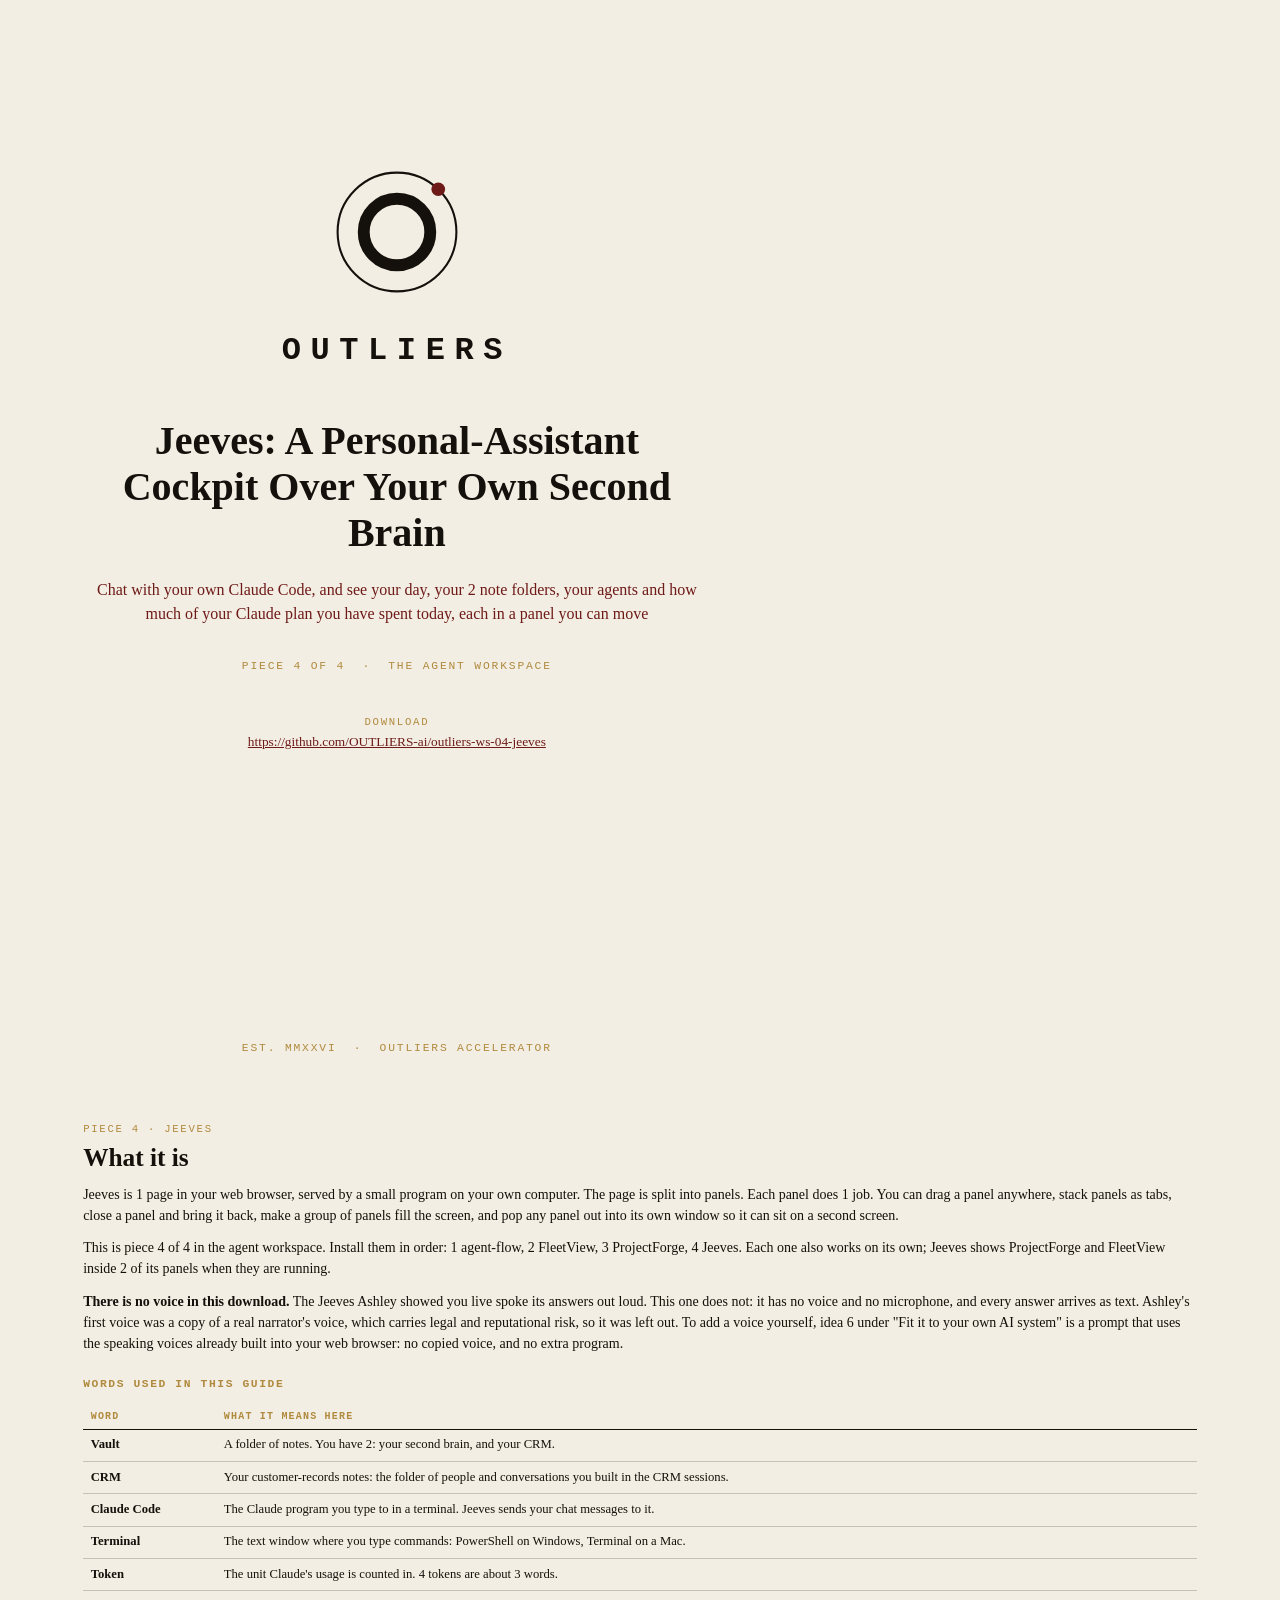
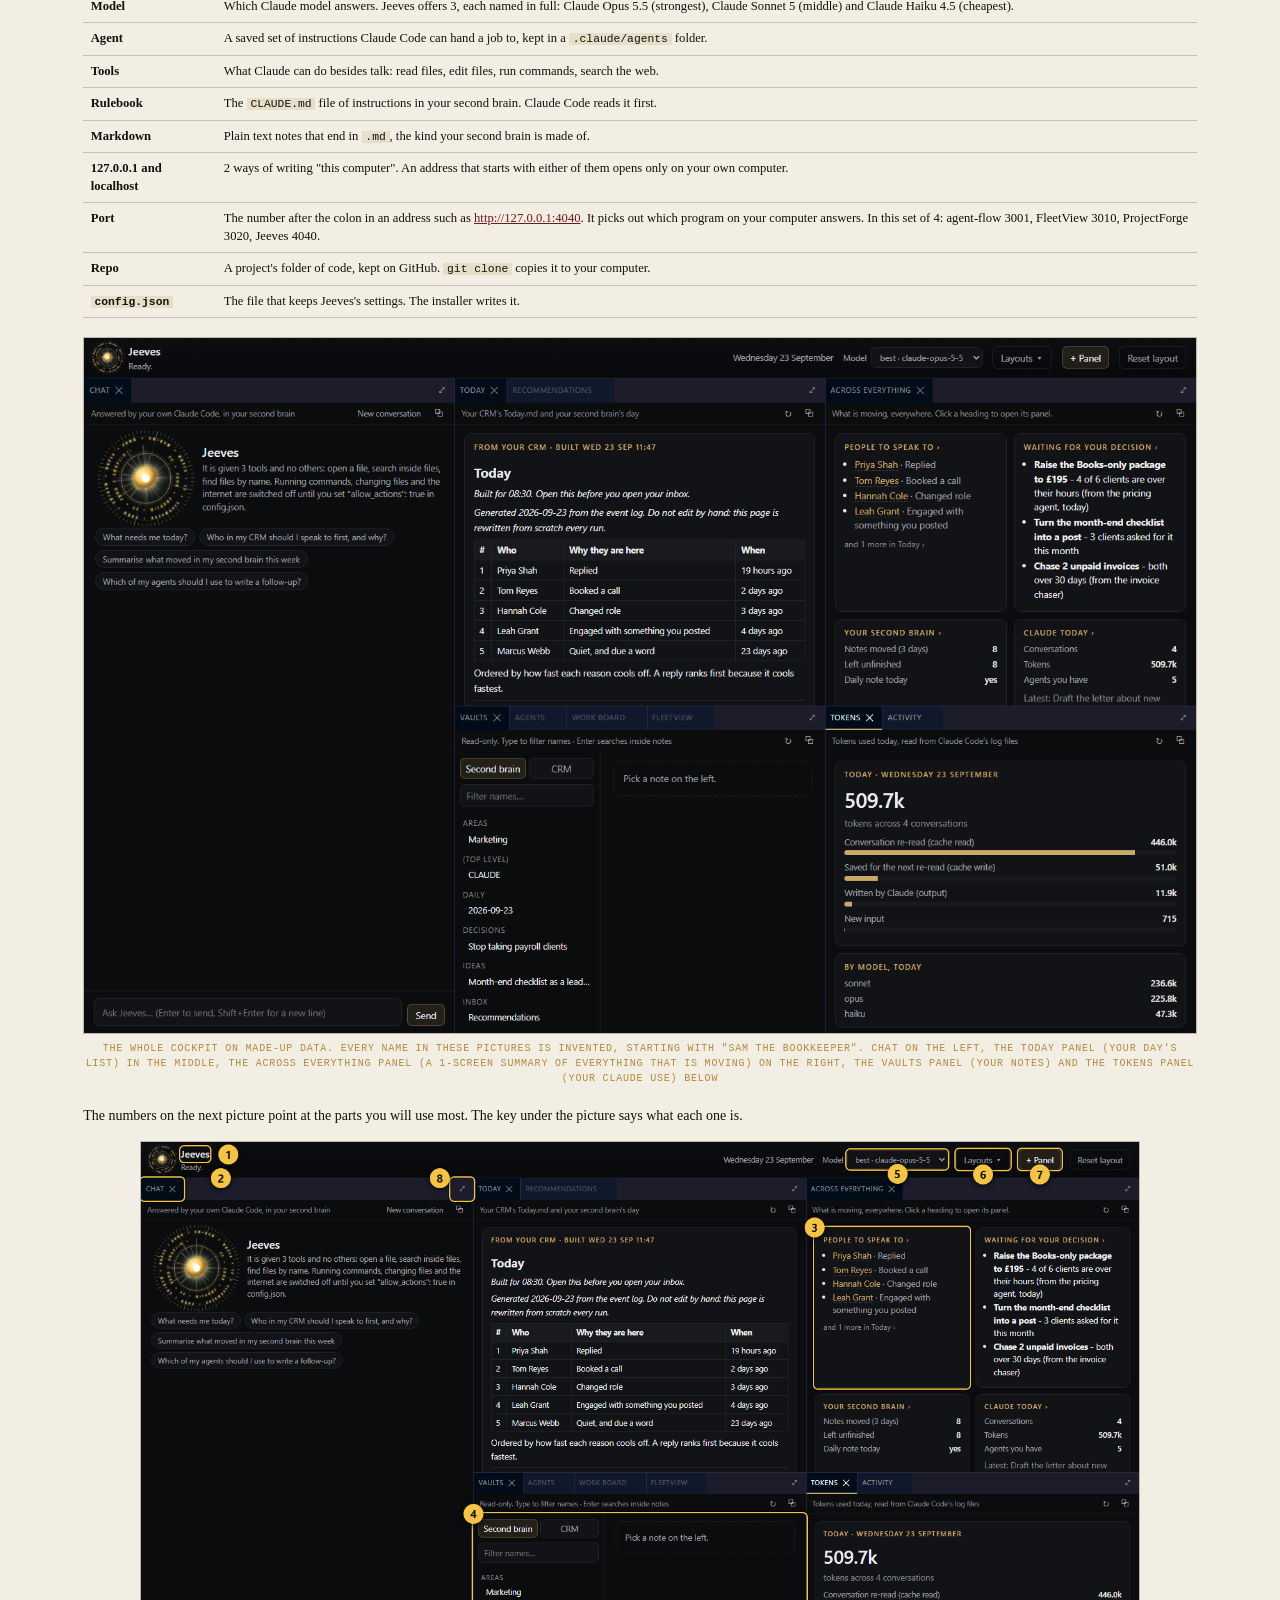
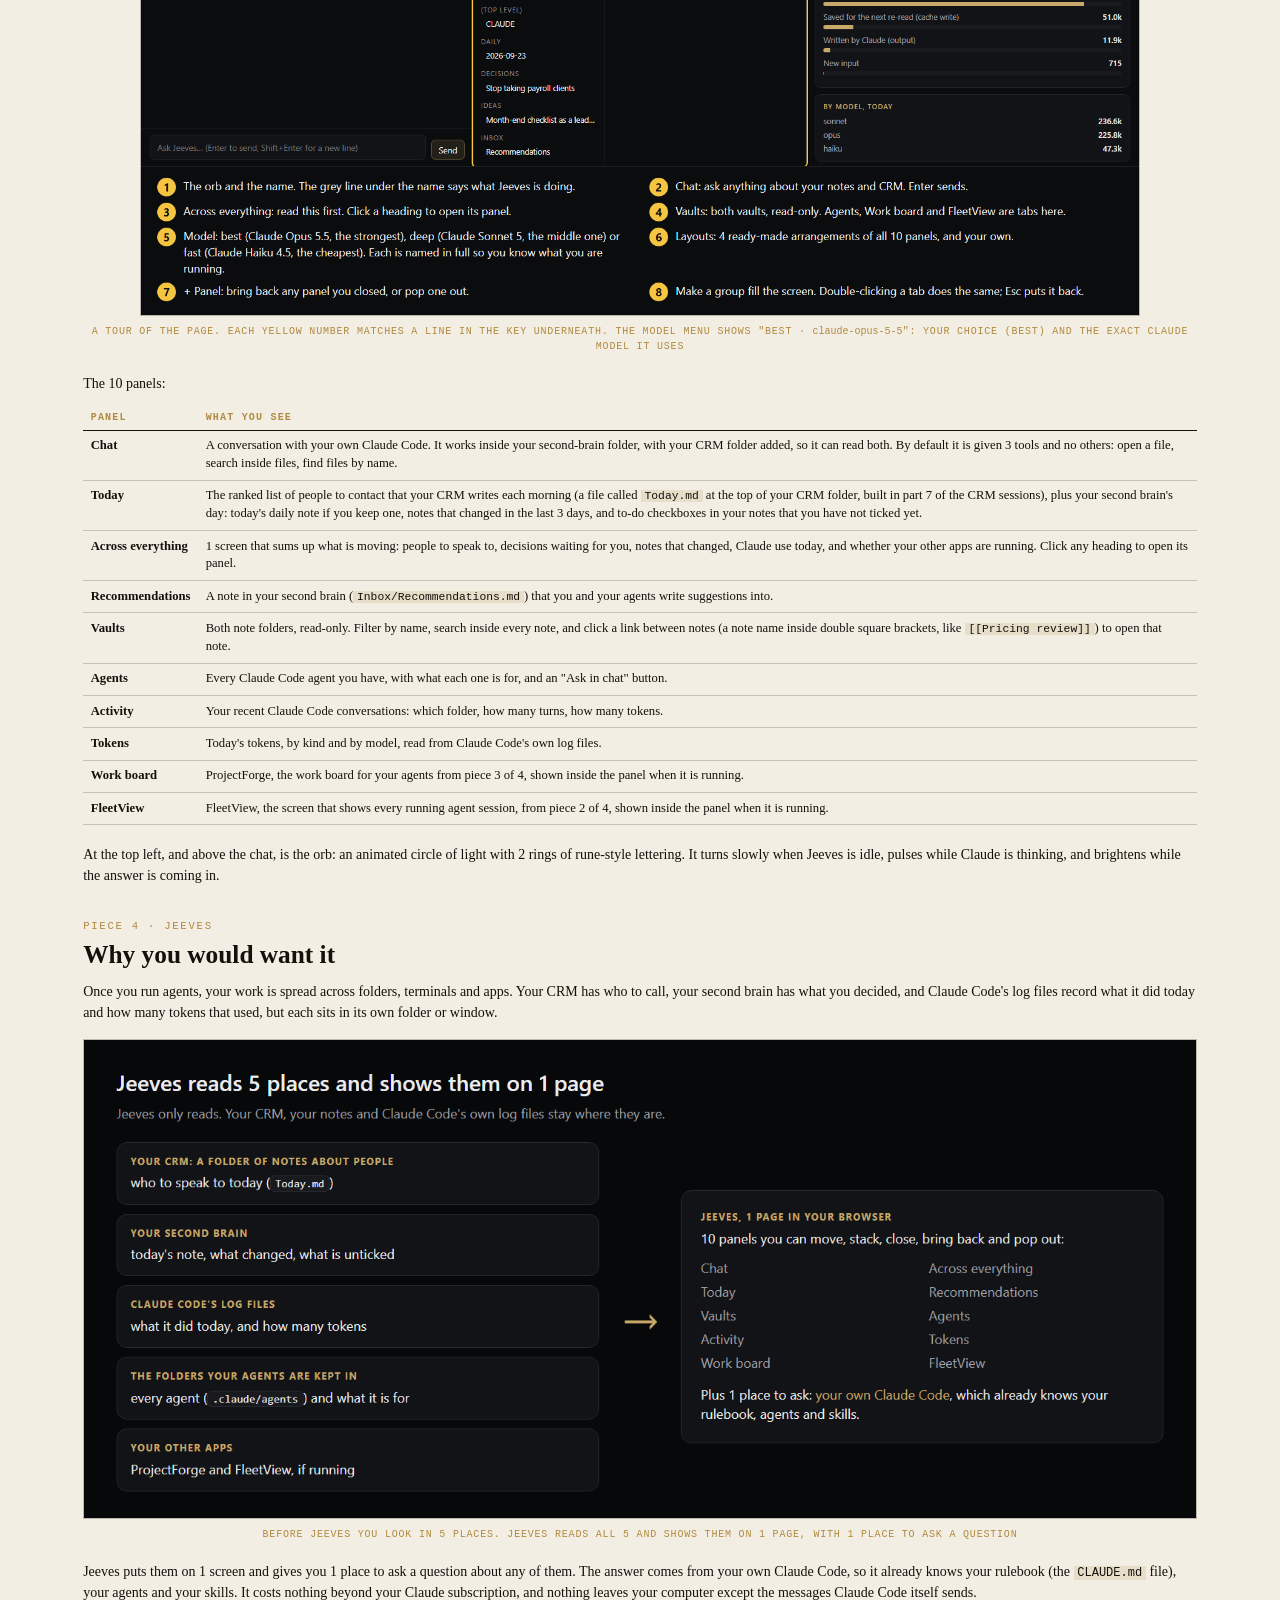
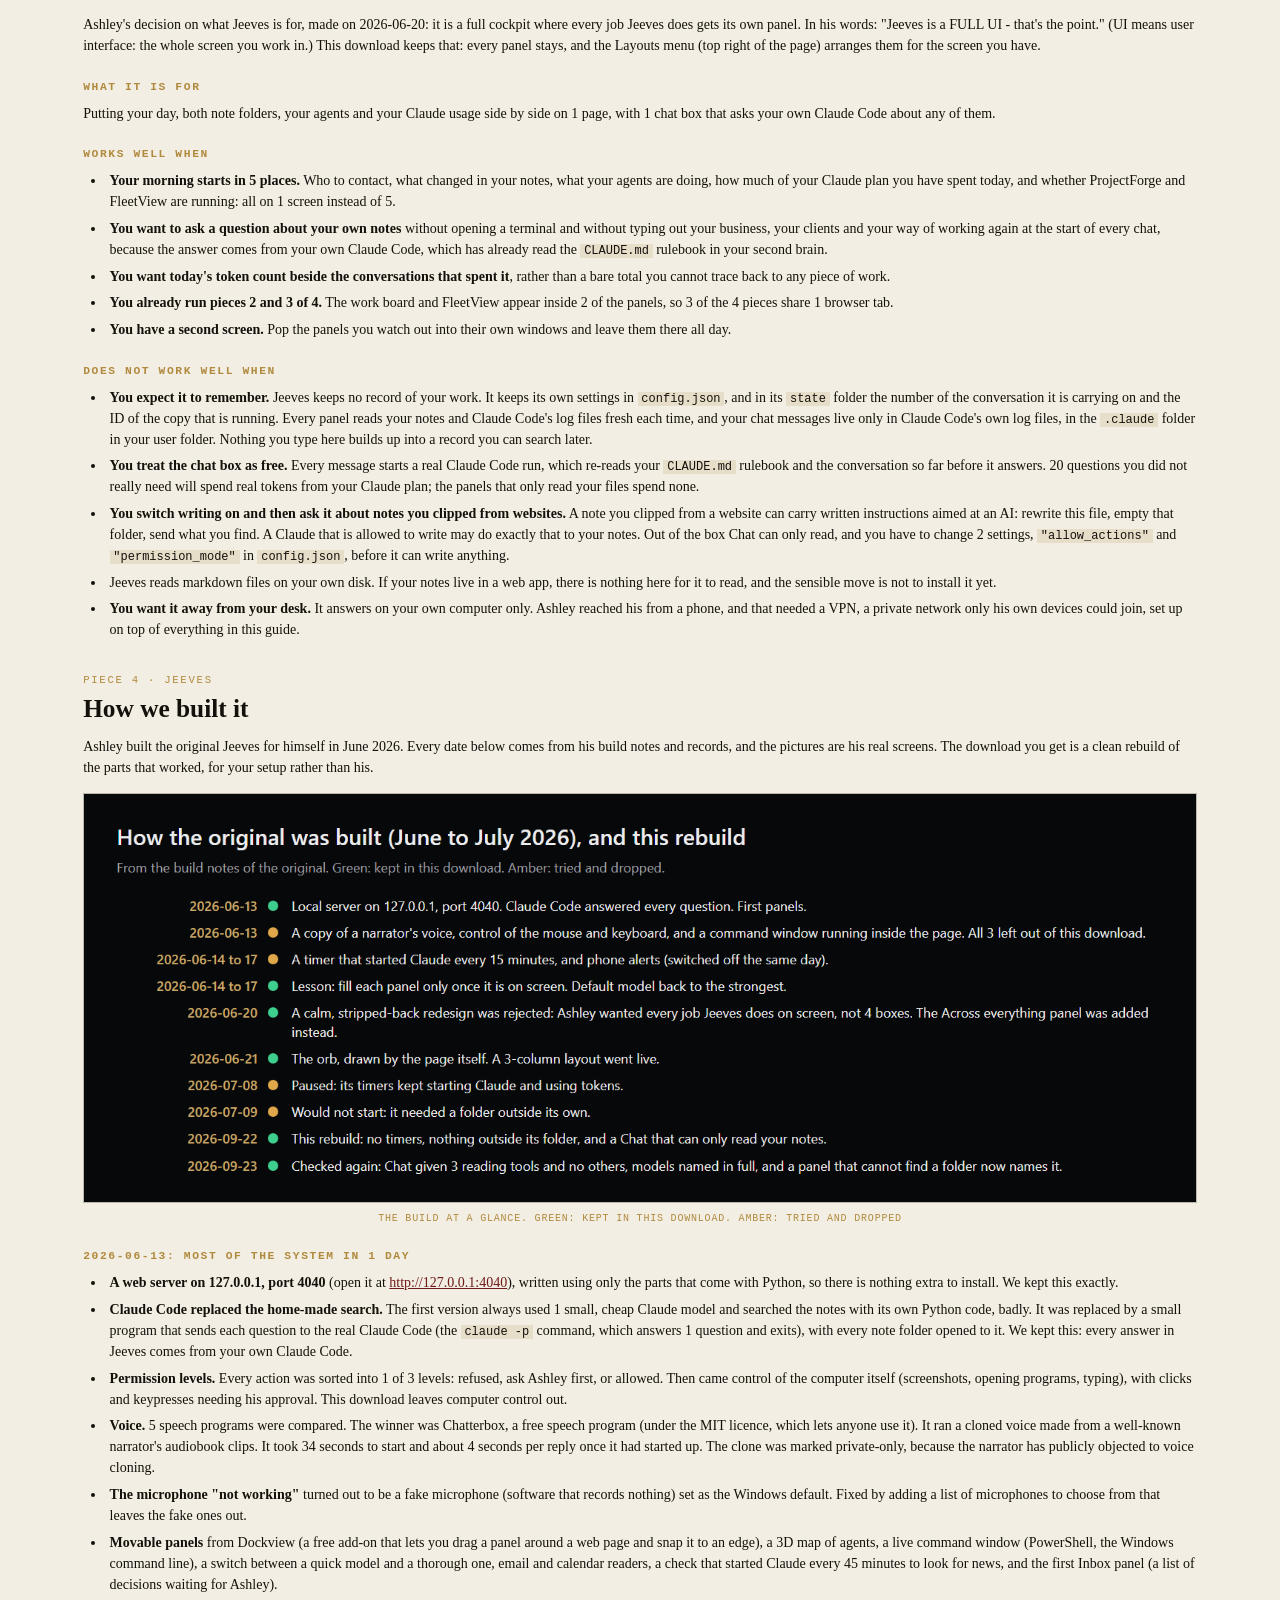
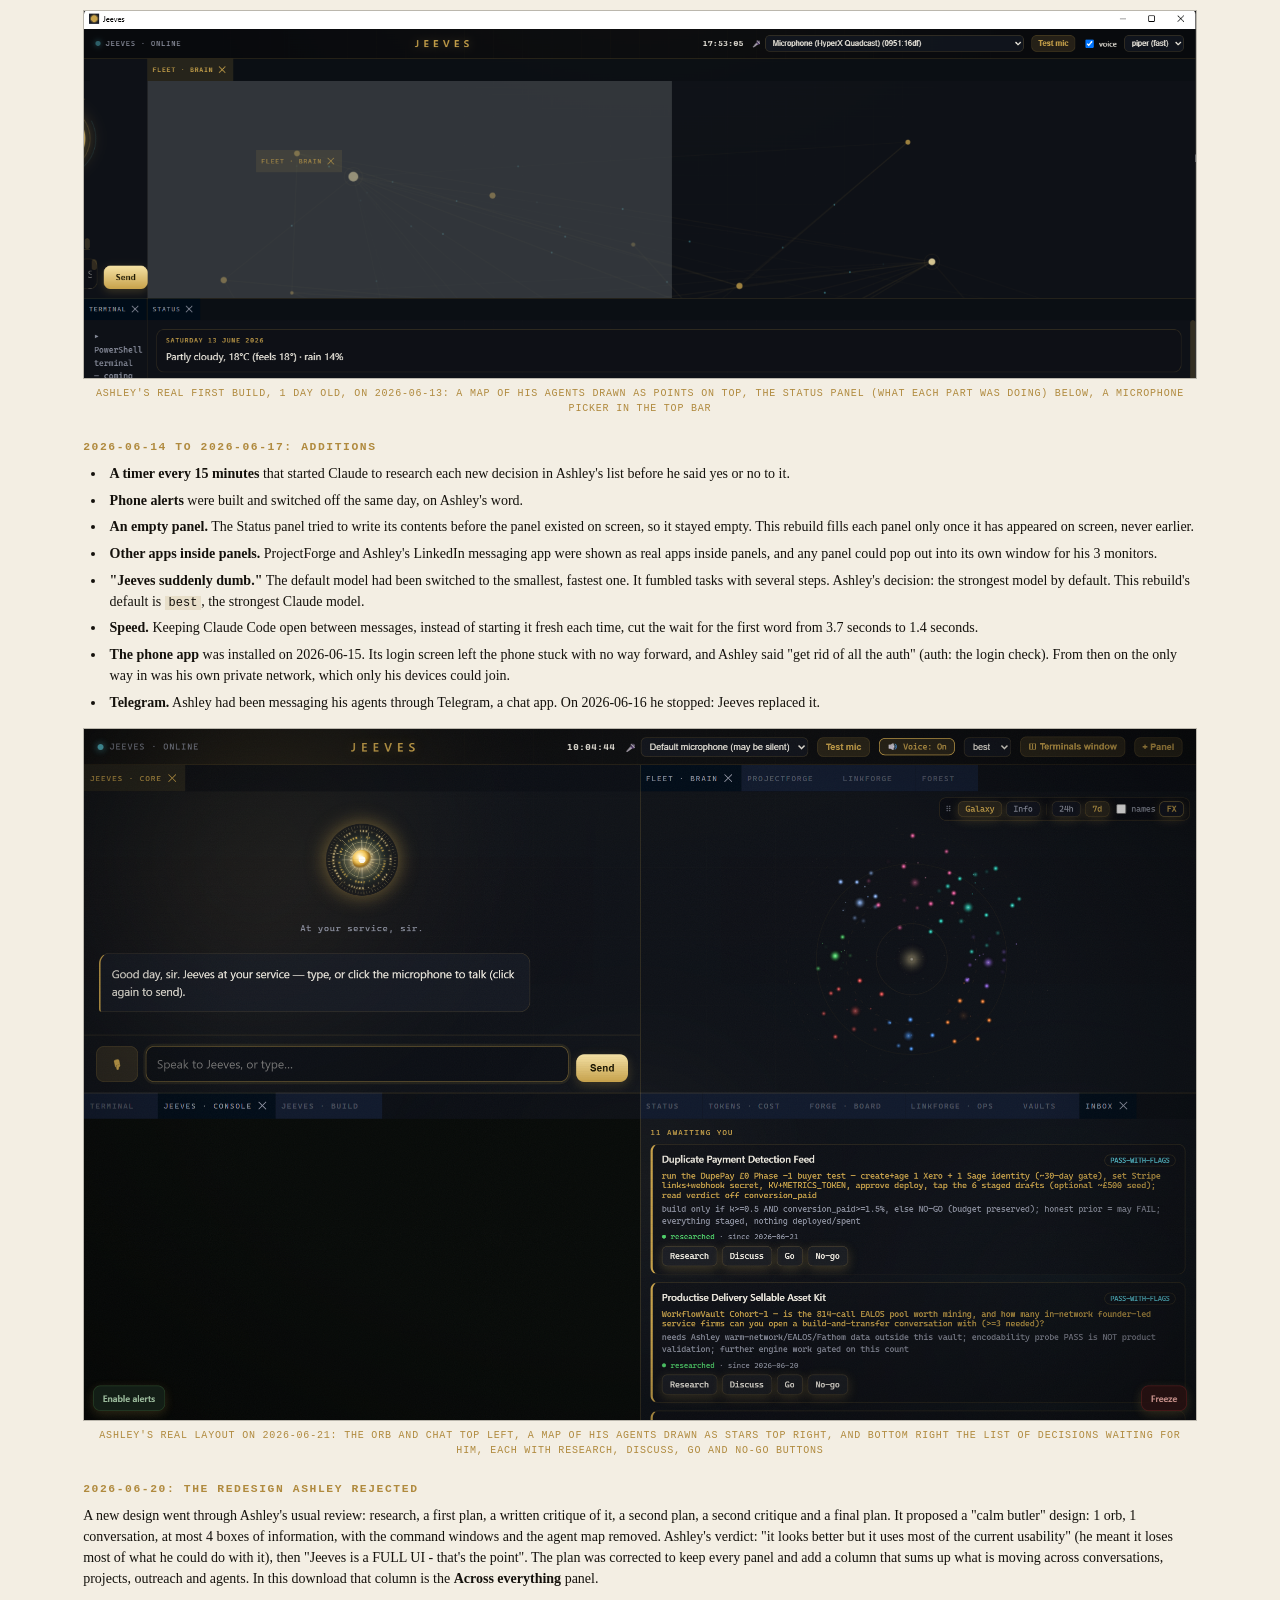
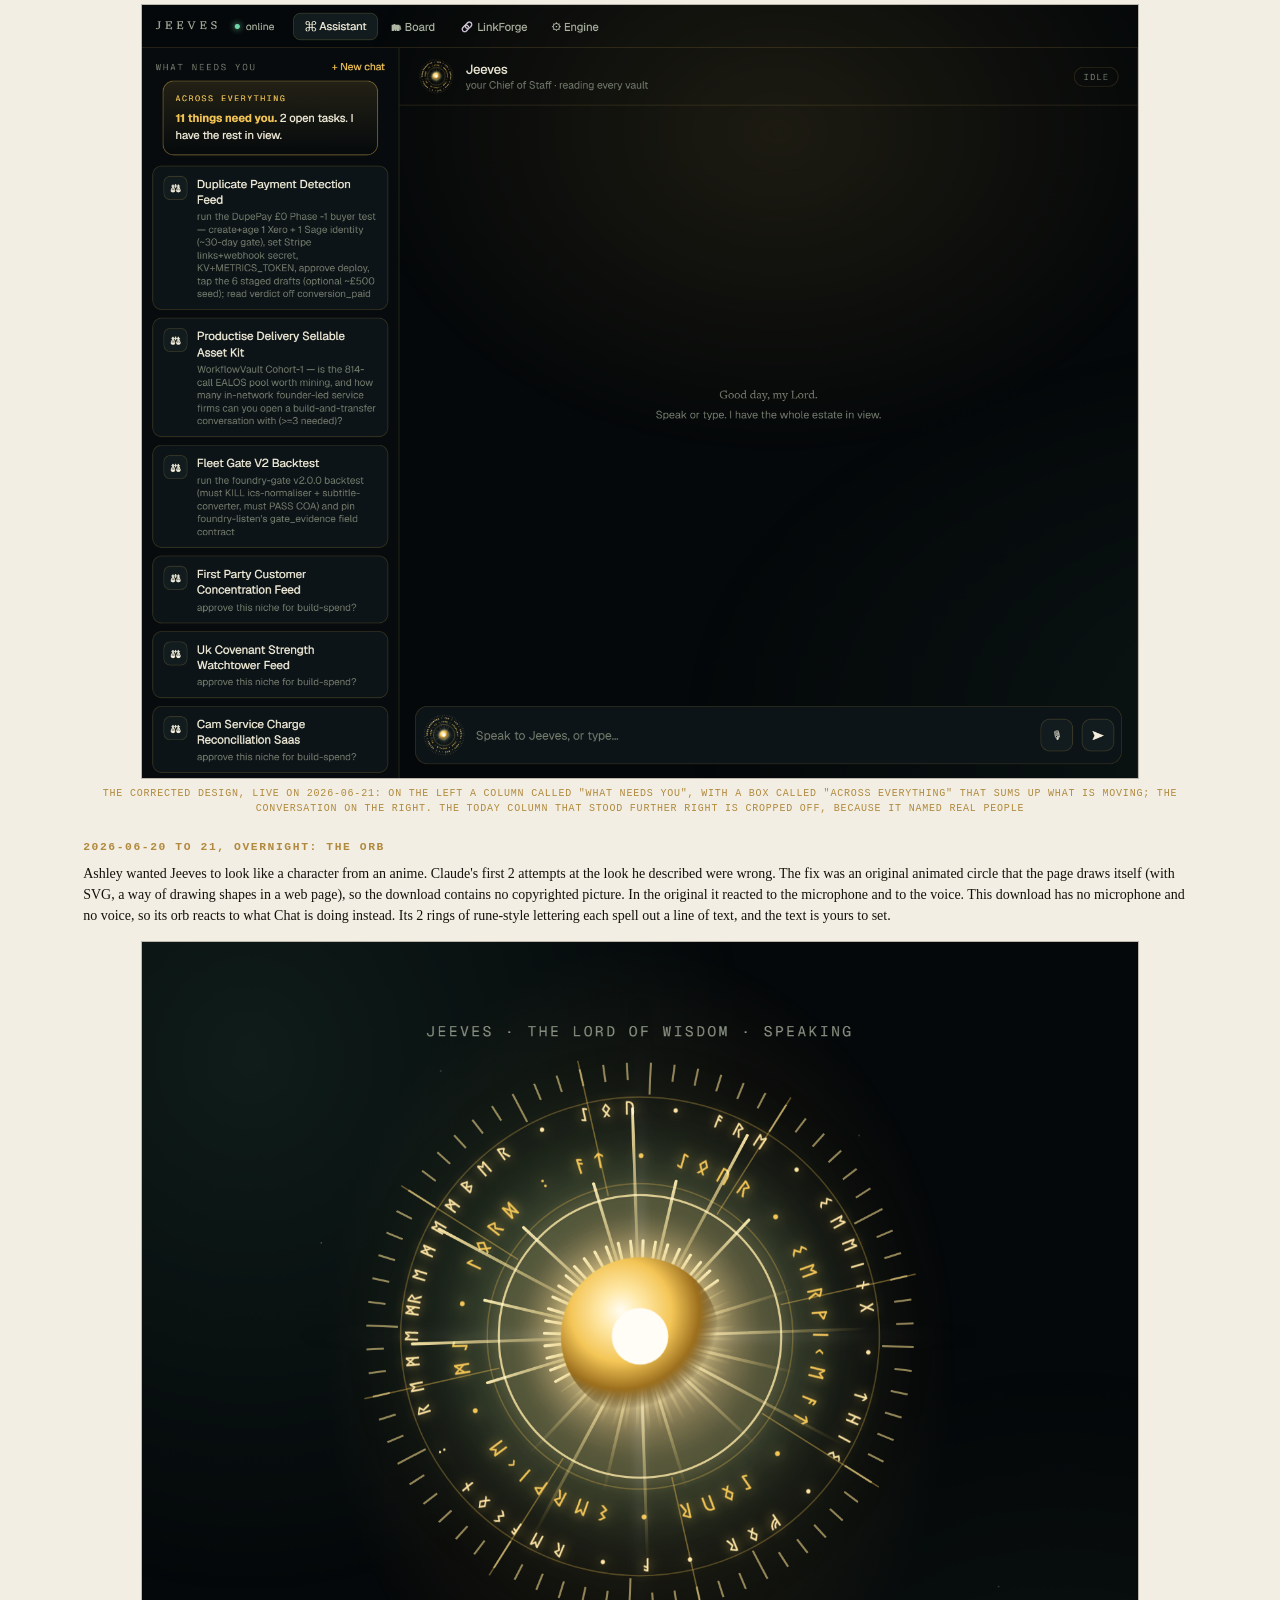
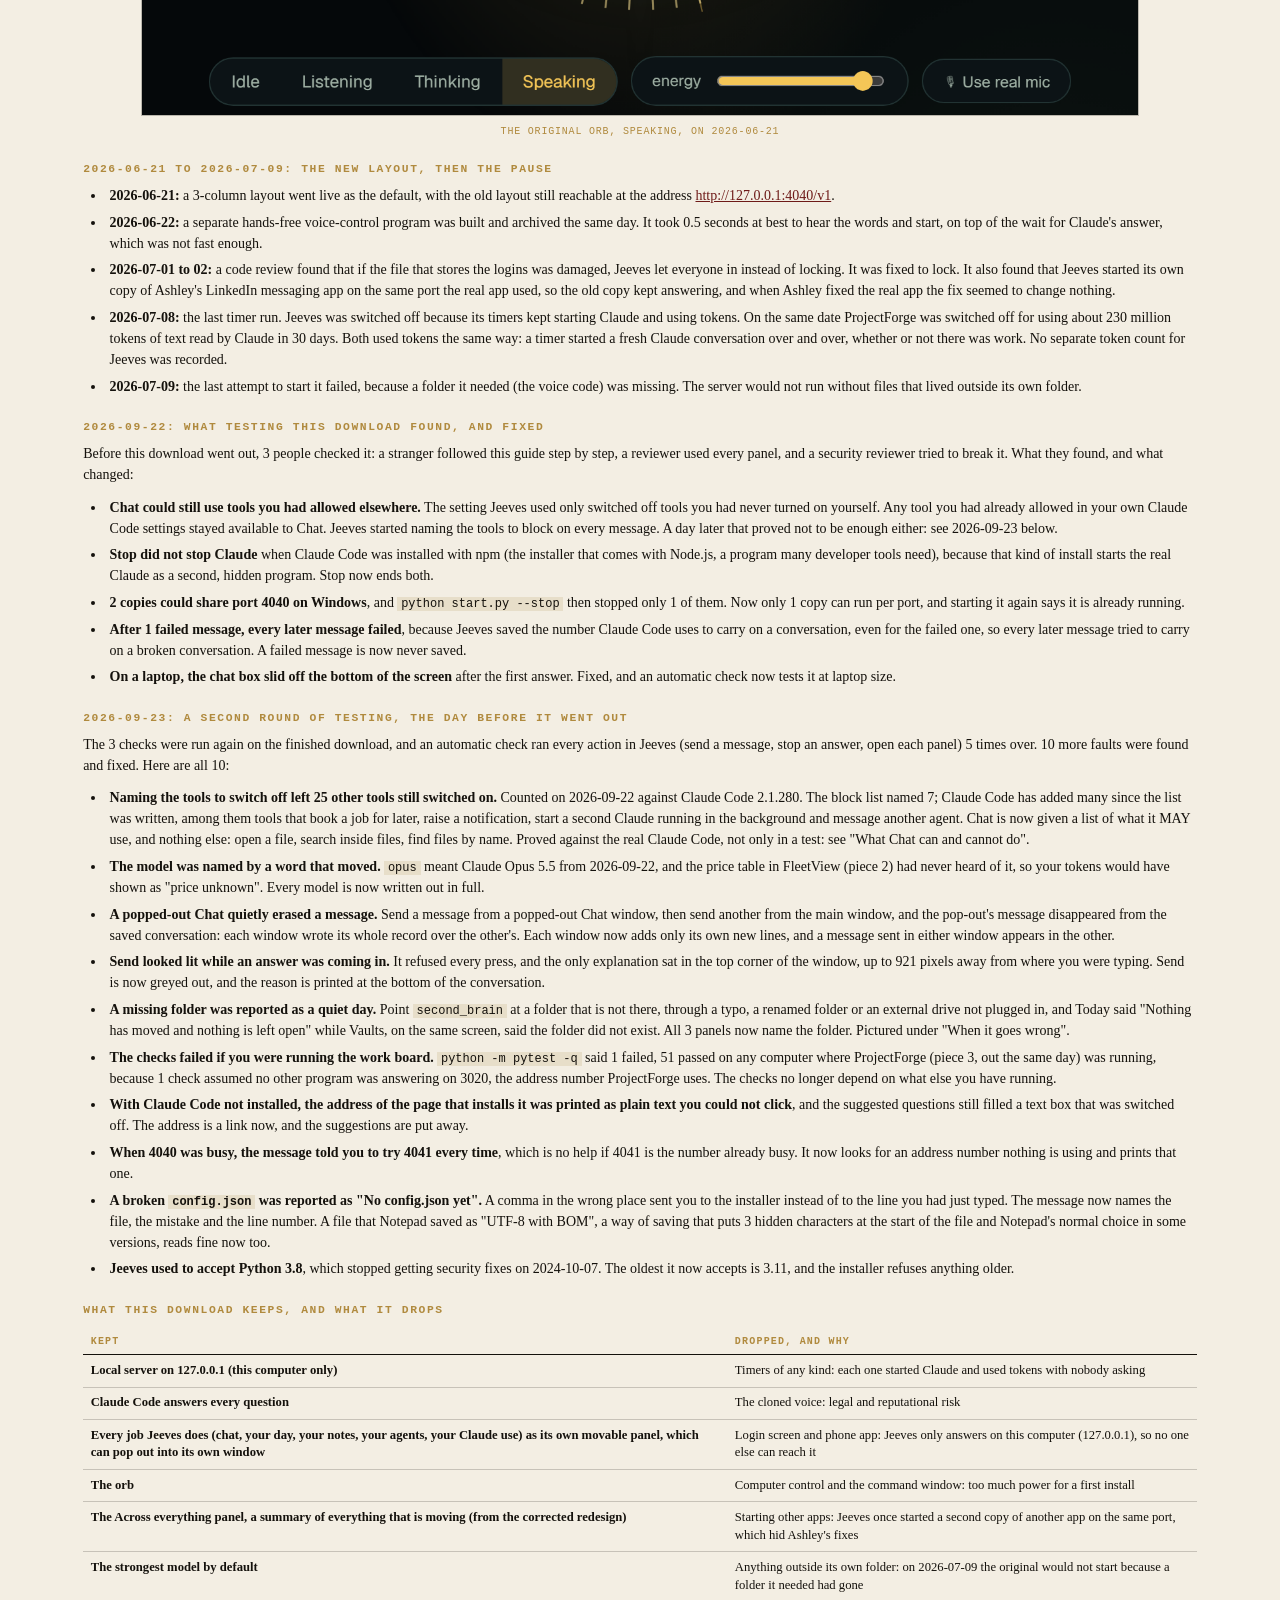
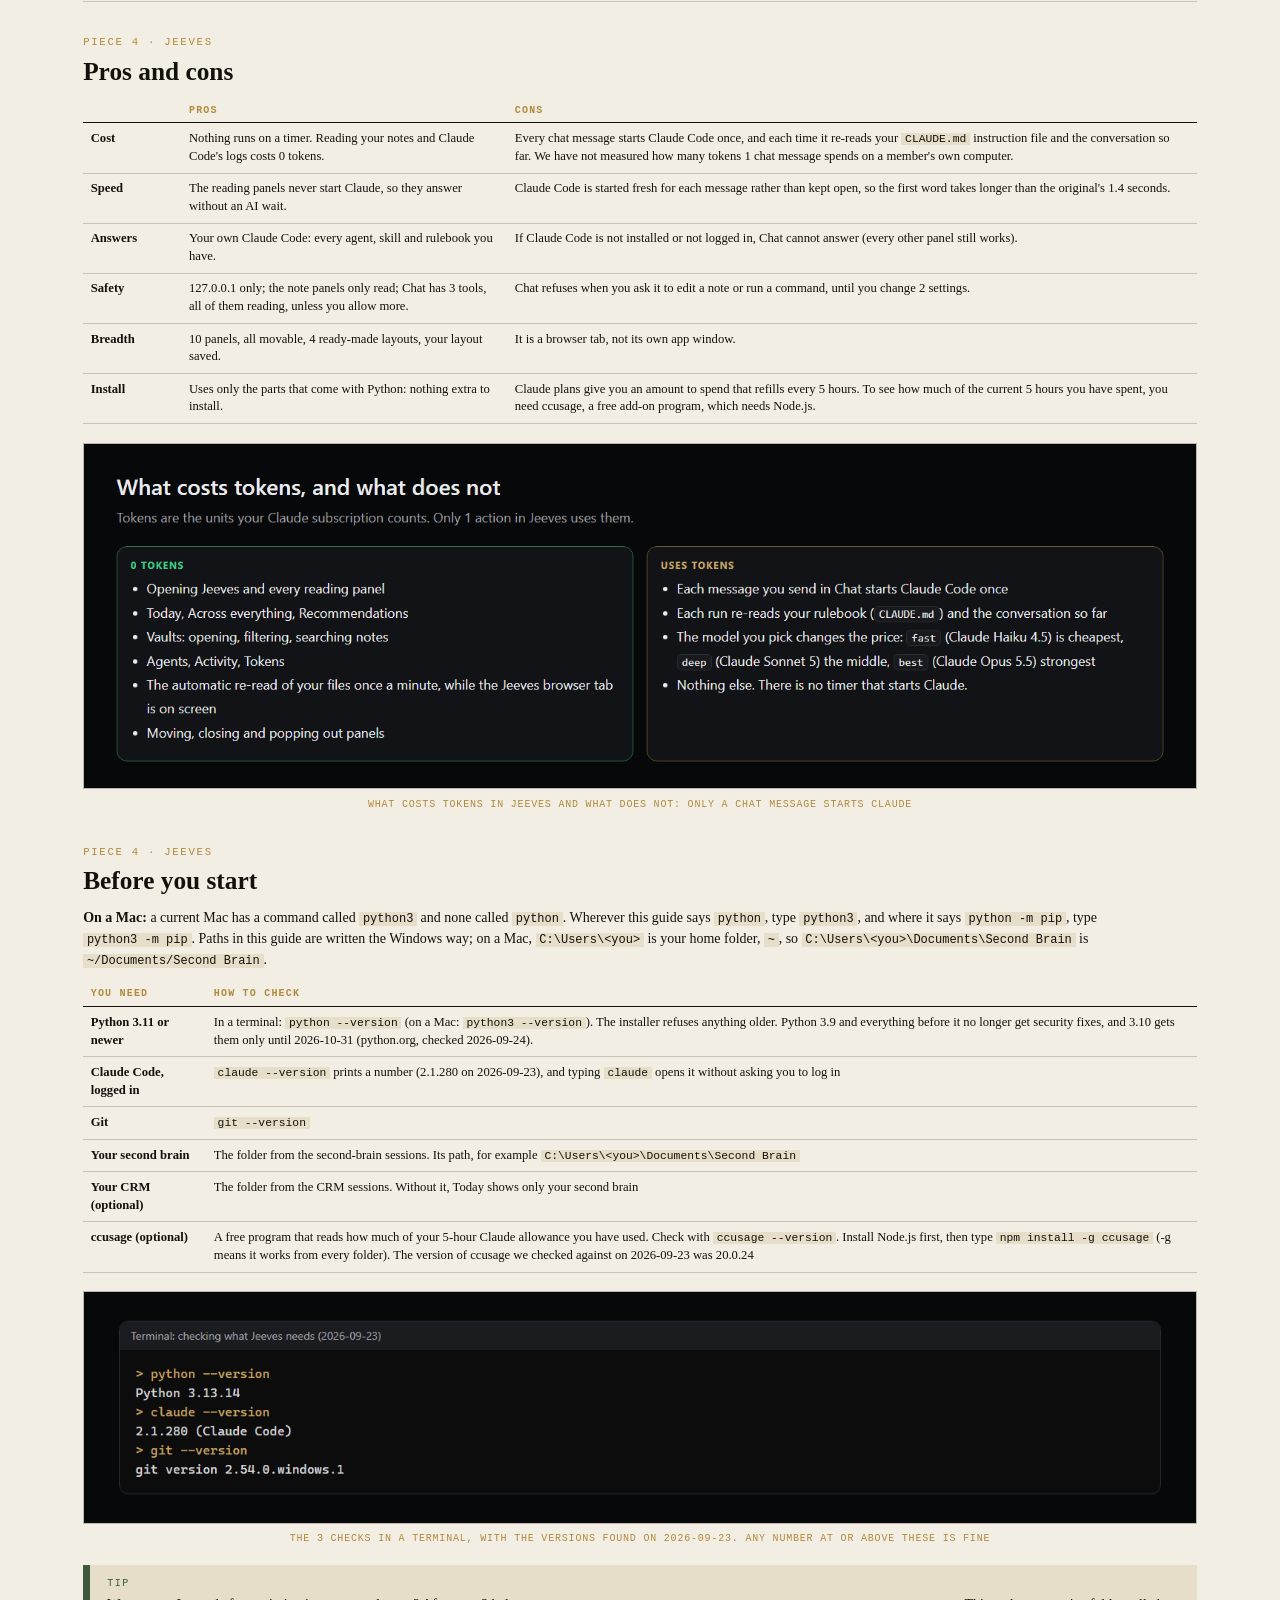
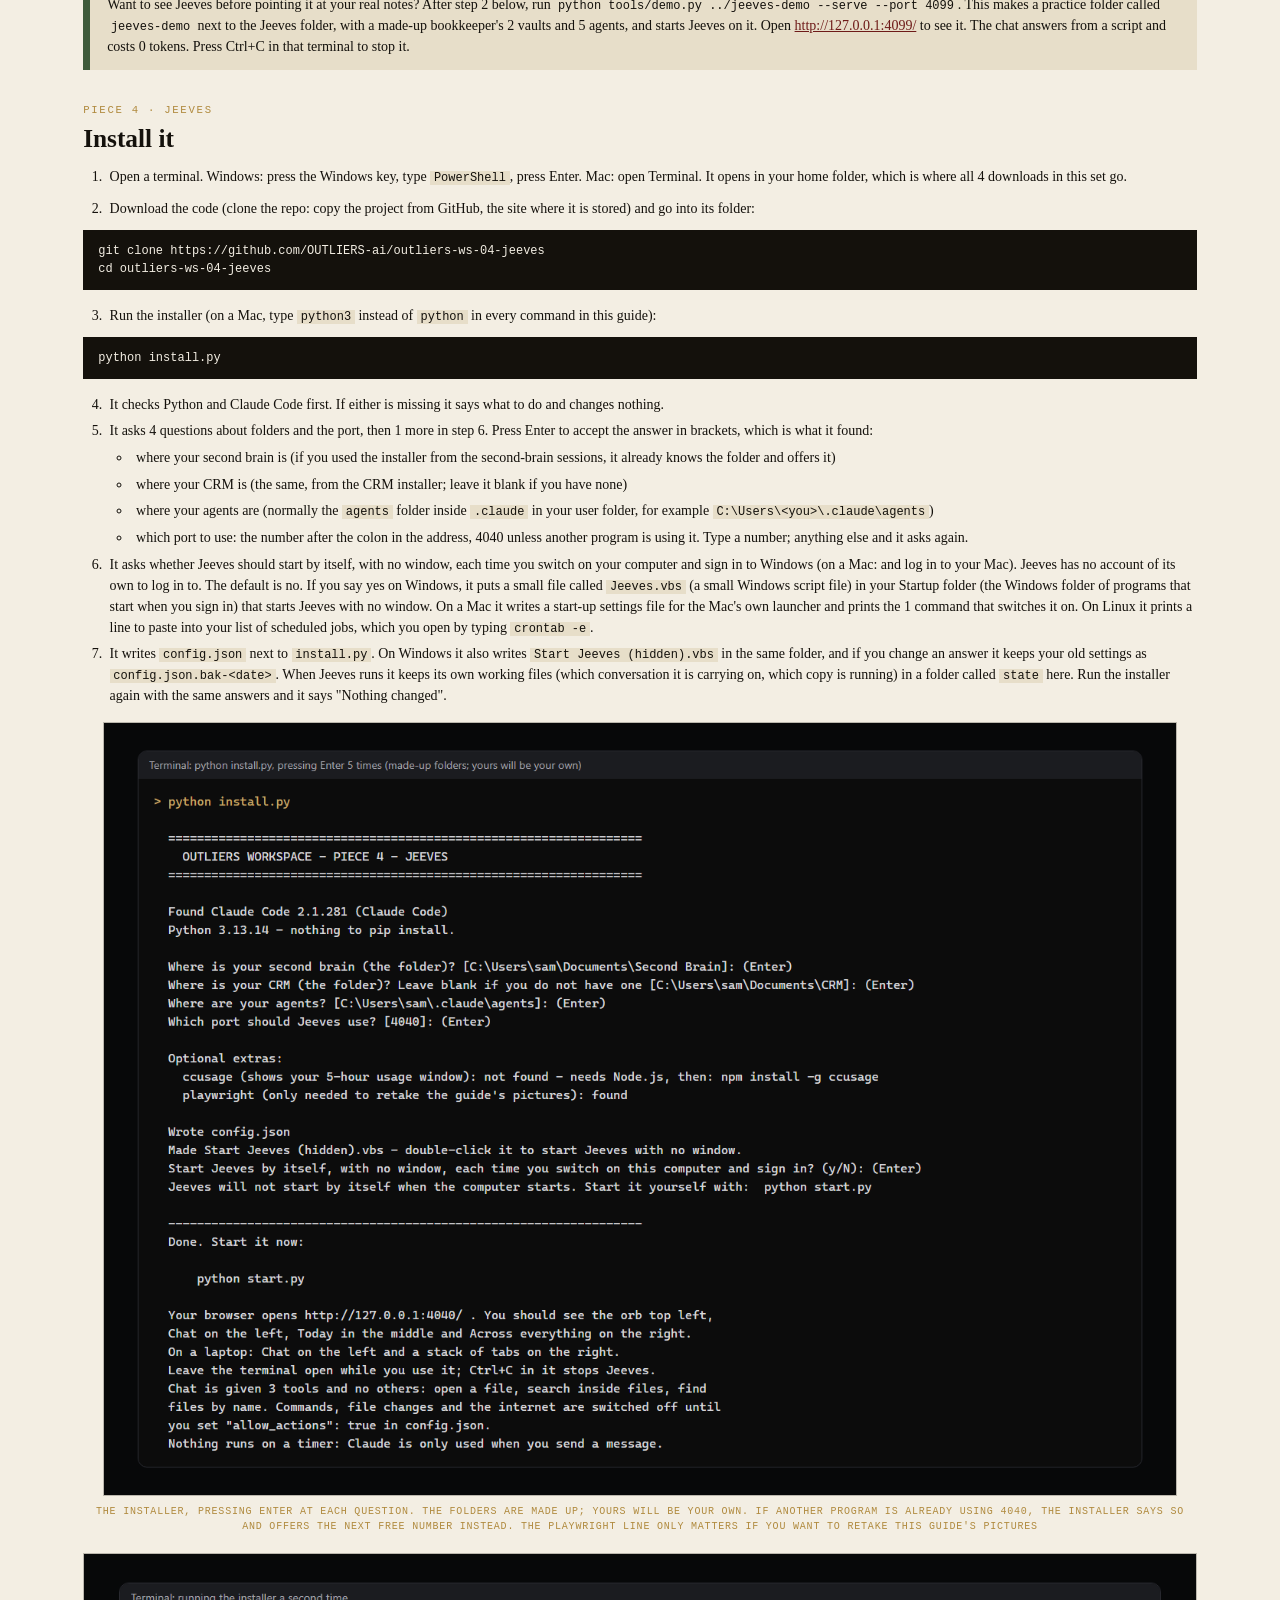
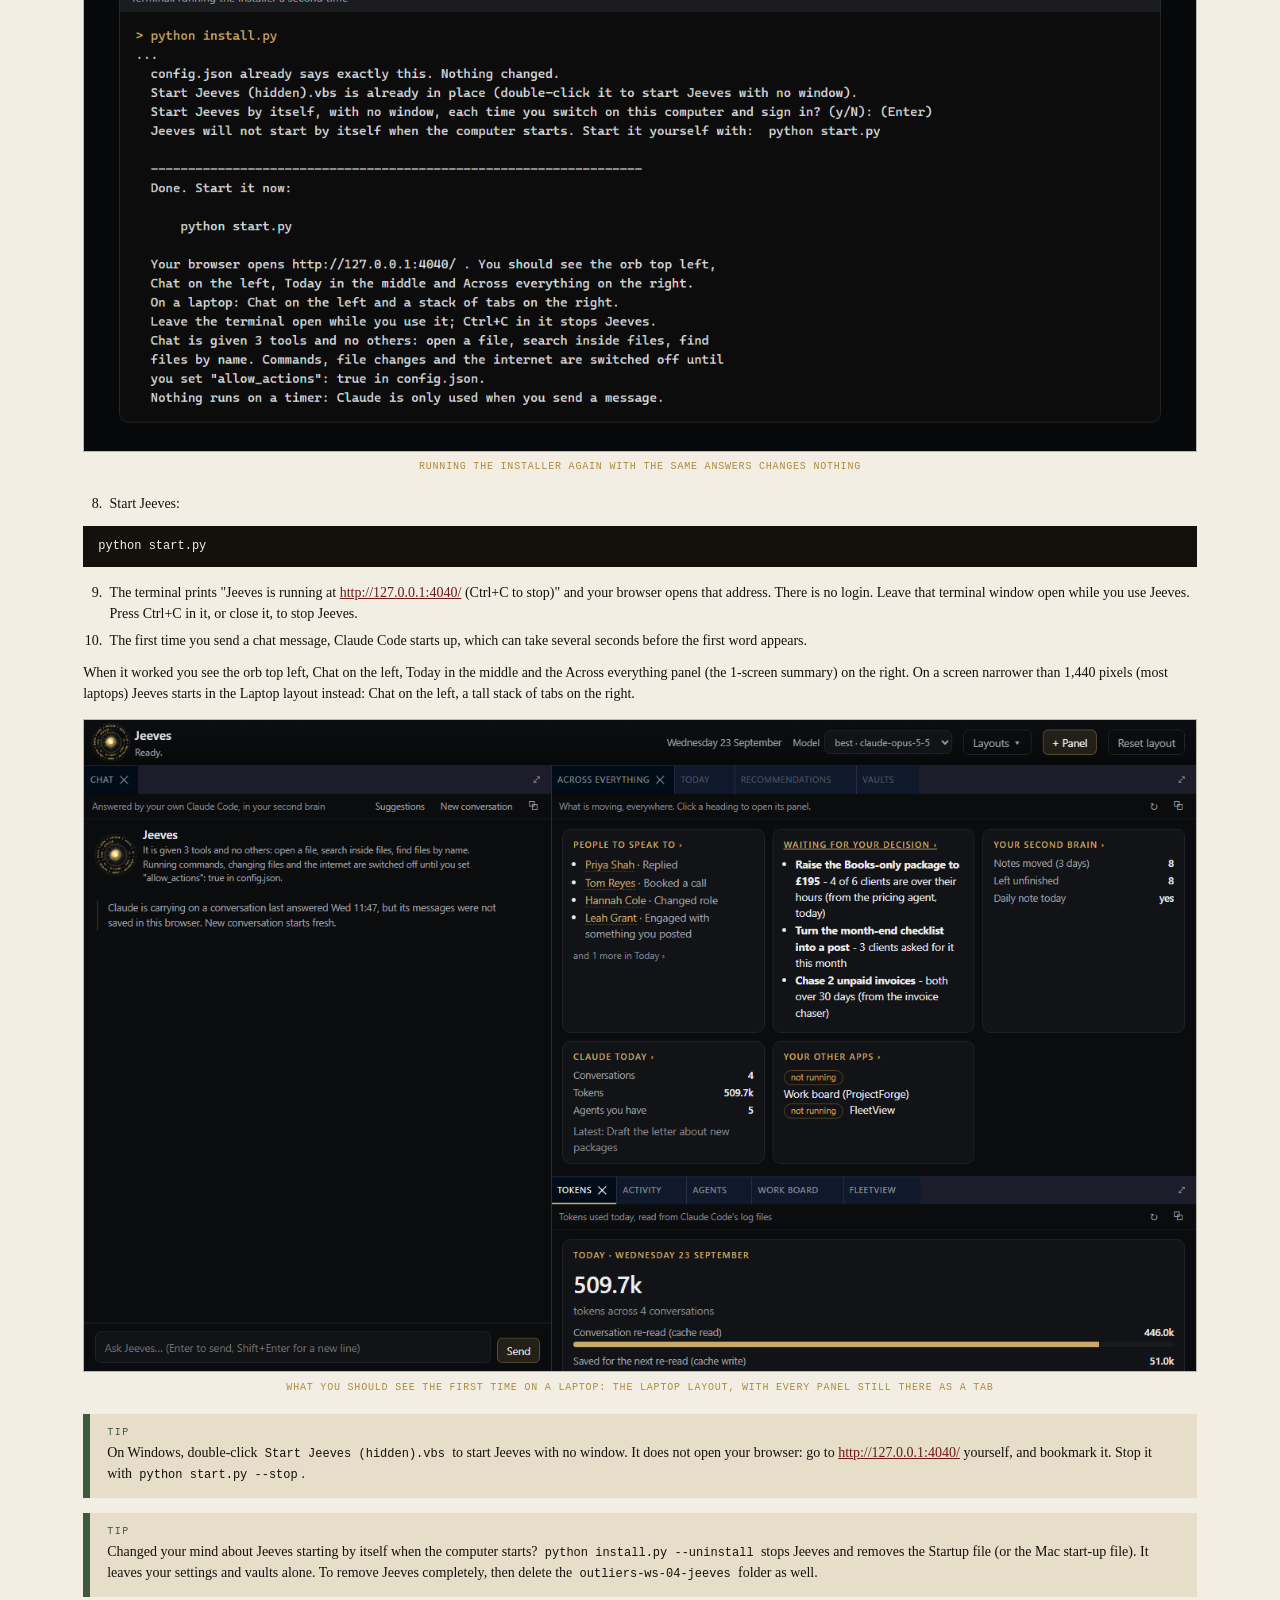
<file: guide/jeeves-a-personal-assistant-cockpit-over-your-own-second-brain.html>
<!DOCTYPE html><html lang="en-GB"><head><meta charset="utf-8"><title>Jeeves: A Personal-Assistant Cockpit Over Your Own Second Brain</title><style>
  @page { size: A4; margin: 20mm 0 20mm 0; }
  @page :first { margin: 0; }
  * { margin:0; padding:0; box-sizing:border-box; }
  :root { --paper:#F3EEE3; --vellum:#E7DEC9; --ink:#14110C; --ox:#6E1A18; --brass:#B08A3E; --sage:#3E5A3A; }
  html, body { background:var(--paper); }
  body { font-family: Constantia, Georgia, serif; color:var(--ink);
         -webkit-print-color-adjust:exact; print-color-adjust:exact; }
  .mono { font-family: Consolas,"Courier New",monospace; letter-spacing:.16em; text-transform:uppercase; }

  /* cover: exactly one A4 page, no margins (see @page :first) */
  .cover { width:210mm; height:297mm; display:flex; flex-direction:column; justify-content:space-between;
           text-align:center; padding:44mm 24mm 18mm 24mm; break-after:page; overflow:hidden; }
  .cover .word { font-size:24pt; font-weight:bold; letter-spacing:.3em; margin-top:9mm; }
  .cover h1 { font-size:30pt; font-weight:bold; line-height:1.14; margin-top:13mm; }
  .cover .sub { font-size:12pt; color:var(--ox); margin-top:6mm; line-height:1.5; }
  .cover .piece { font-size:8.5pt; color:var(--brass); margin-top:9mm; }
  .cover .dl { margin-top:10mm; font-size:10pt; line-height:1.6; }
  .cover .dl a { color:var(--ox); white-space:nowrap; }
  .cover .est { font-size:8.5pt; color:var(--brass); }

  /* body: flows across pages; side margins live here so the paper colour fills the page edge */
  .body { padding:0 22mm; }
  h2 { font-size:19pt; font-weight:bold; line-height:1.18; margin:9mm 0 3mm 0;
       break-after:avoid; page-break-after:avoid; }
  h2 .label { display:block; font-family:Consolas,monospace; font-size:8pt; font-weight:normal;
              letter-spacing:.16em; text-transform:uppercase; color:var(--brass); margin-bottom:2mm; }
  h2.first { margin-top:0; }
  .keep { break-inside:avoid; page-break-inside:avoid; }
  h2, h3 { break-inside:avoid; page-break-inside:avoid; }
  h3 { font-family:Consolas,monospace; font-size:8.5pt; letter-spacing:.14em; text-transform:uppercase;
       color:var(--brass); margin:6mm 0 2mm 0; line-height:1.45; break-after:avoid; page-break-after:avoid; }
  p { font-size:10.5pt; line-height:1.5; margin-bottom:3mm; orphans:3; widows:3; overflow-wrap:anywhere; }
  ul, ol { margin:0 0 3mm 6mm; }
  li { font-size:10.5pt; line-height:1.5; margin-bottom:1.5mm; padding-left:1mm; overflow-wrap:anywhere; }
  li ul, li ol { margin-top:1.5mm; margin-bottom:0; }
  a { color:var(--ox); }
  strong { font-weight:bold; }
  /* 2026-09-24: a member copies commands and addresses OUT of the PDF, so none may be broken across 2
     lines. Every word of code is wrapped in <span class="nb"> and never splits inside itself; a code
     span may break only at a space between words. A command (`python start.py --stop`) and a web
     address never break at all. If one is too wide for its column, FIT_JS shrinks its type instead.
     Code keeps its own case inside capitalised captions, headings and table headers. */
  code { font-family:Consolas,monospace; font-size:9pt; background:var(--vellum); padding:0 1mm;
         overflow-wrap:normal; word-break:normal; hyphens:none; text-transform:none; }
  .nb, code.cmd, a.url { white-space:nowrap; }
  .kc { text-transform:none; letter-spacing:normal; }
  a.url { text-transform:none; overflow-wrap:normal; word-break:normal; hyphens:none; }
  figcaption code, h3 code, th code, figcaption a.url, h3 a.url, th a.url { letter-spacing:normal; }
  pre { font-family:Consolas,monospace; font-size:9pt; line-height:1.55; background:var(--ink); color:var(--paper);
        padding:3mm 4mm; margin:3mm 0 4mm 0; white-space:pre-wrap; overflow-wrap:normal; word-break:normal;
        break-inside:avoid; page-break-inside:avoid; }   /* a block longer than a page still splits */
  pre code { background:none; padding:0; font-size:inherit; color:inherit; }
  .keep > ol, .keep > ul { margin-bottom:0; }
  figure { margin:4mm 0 5mm 0; break-inside:avoid; page-break-inside:avoid; }
  figure img { display:block; max-width:100%; max-height:205mm; width:auto; height:auto; margin:0 auto;
               border:.3mm solid rgba(20,17,12,.25); }
  figcaption { font-family:Consolas,monospace; font-size:7.5pt; letter-spacing:.08em; text-transform:uppercase;
               color:var(--brass); text-align:center; margin-top:2mm; line-height:1.5; }
  .box { border-left:2mm solid var(--ox); background:var(--vellum); padding:3.5mm 4.5mm; margin:4mm 0;
         break-inside:avoid; page-break-inside:avoid; }
  .box.tip { border-left-color:var(--sage); }
  .box.note { border-left-color:var(--brass); }
  .box .kind { font-family:Consolas,monospace; font-size:7.5pt; letter-spacing:.16em; text-transform:uppercase;
               color:var(--ox); display:block; margin-bottom:1.2mm; }
  .box.tip .kind { color:var(--sage); }
  .box.note .kind { color:var(--brass); }
  .box p:last-child { margin-bottom:0; }
  table { width:100%; border-collapse:collapse; margin:3mm 0 5mm 0; table-layout:auto; }
  thead { display:table-header-group; }
  tr { break-inside:avoid; page-break-inside:avoid; }
  th { font-family:Consolas,monospace; font-size:7.5pt; letter-spacing:.12em; text-transform:uppercase;
       color:var(--brass); text-align:left; padding:1.8mm 2mm; border-bottom:.4mm solid var(--ink);
       vertical-align:bottom; }
  td { font-size:9.5pt; line-height:1.4; padding:1.8mm 2mm; border-bottom:.2mm solid rgba(20,17,12,.2);
       vertical-align:top; overflow-wrap:break-word; hyphens:manual; }
  /* break-word (not anywhere) so a column is never squeezed until ordinary words split mid-word.
     Code spans break only at their <wbr> marks (see code above), never inside a setting name. */
  td code, th code { overflow-wrap:normal; word-break:normal; }
  td:first-child { font-weight:bold; min-width:26mm; }
  td code, th code { font-size:8.5pt; }
  .end { margin-top:8mm; border-top:.3mm solid rgba(20,17,12,.25); padding-top:5mm; break-inside:avoid; }
  .end .kind { font-family:Consolas,monospace; font-size:8pt; letter-spacing:.16em; text-transform:uppercase;
               color:var(--brass); display:block; margin-bottom:2mm; }
  .end a { font-size:11pt; white-space:nowrap; }
</style></head><body><section class="cover"><div><svg width="132" height="132" viewBox="0 0 200 200" style="display:block;margin:0 auto"><circle cx="100" cy="100" r="90" fill="none" stroke="#14110C" stroke-width="3.15"/><circle cx="100" cy="100" r="50.4" fill="none" stroke="#14110C" stroke-width="18"/><circle cx="162.51" cy="35.26" r="10.35" fill="#6E1A18"/></svg><div class="word mono">Outliers</div><h1>Jeeves: A Personal-Assistant Cockpit Over Your Own Second Brain</h1><div class="sub">Chat with your own Claude Code, and see your day, your 2 note folders, your agents and how much of your Claude plan you have spent today, each in a panel you can move</div><div class="piece mono">Piece 4 of 4 &nbsp;&middot;&nbsp; The agent workspace</div><div class="dl"><span class="mono" style="font-size:8pt;color:#B08A3E;letter-spacing:.16em">Download</span><br><a class="url" href="https://github.com/OUTLIERS-ai/outliers-ws-04-jeeves">https://github.com/OUTLIERS-ai/outliers-ws-04-jeeves</a></div></div><div class="est mono">Est. MMXXVI &nbsp;&middot;&nbsp; Outliers Accelerator</div></section><main class="body"><div class="keep"><h2 class="first" data-line="8"><span class="label">Piece 4 &middot; Jeeves</span>What it is</h2><p data-line="10">Jeeves is 1 page in your web browser, served by a small program on your own computer. The page is split into panels. Each panel does 1 job. You can drag a panel anywhere, stack panels as tabs, close a panel and bring it back, make a group of panels fill the screen, and pop any panel out into its own window so it can sit on a second screen.</p></div>
<p data-line="12">This is piece 4 of 4 in the agent workspace. Install them in order: 1 agent-flow, 2 FleetView, 3 ProjectForge, 4 Jeeves. Each one also works on its own; Jeeves shows ProjectForge and FleetView inside 2 of its panels when they are running.</p>
<p data-line="14"><strong>There is no voice in this download.</strong> The Jeeves Ashley showed you live spoke its answers out loud. This one does not: it has no voice and no microphone, and every answer arrives as text. Ashley's first voice was a copy of a real narrator's voice, which carries legal and reputational risk, so it was left out. To add a voice yourself, idea 6 under "Fit it to your own AI system" is a prompt that uses the speaking voices already built into your web browser: no copied voice, and no extra program.</p>
<div class="keep"><h3 data-line="16">Words used in this guide</h3><table data-line="18"><thead><tr><th>Word</th><th>What it means here</th></tr></thead><tbody><tr data-line="20"><td>Vault</td><td>A folder of notes. You have 2: your second brain, and your CRM.</td></tr><tr data-line="21"><td>CRM</td><td>Your customer-records notes: the folder of people and conversations you built in the CRM sessions.</td></tr><tr data-line="22"><td>Claude Code</td><td>The Claude program you type to in a terminal. Jeeves sends your chat messages to it.</td></tr><tr data-line="23"><td>Terminal</td><td>The text window where you type commands: PowerShell on Windows, Terminal on a Mac.</td></tr><tr data-line="24"><td>Token</td><td>The unit Claude's usage is counted in. 4 tokens are about 3 words.</td></tr><tr data-line="25"><td>Model</td><td>Which Claude model answers. Jeeves offers 3, each named in full: Claude Opus 5.5 (strongest), Claude Sonnet 5 (middle) and Claude Haiku 4.5 (cheapest).</td></tr><tr data-line="26"><td>Agent</td><td>A saved set of instructions Claude Code can hand a job to, kept in a <code><span class="nb">.claude/agents</span></code> folder.</td></tr><tr data-line="27"><td>Tools</td><td>What Claude can do besides talk: read files, edit files, run commands, search the web.</td></tr><tr data-line="28"><td>Rulebook</td><td>The <code><span class="nb">CLAUDE.md</span></code> file of instructions in your second brain. Claude Code reads it first.</td></tr><tr data-line="29"><td>Markdown</td><td>Plain text notes that end in <code><span class="nb">.md</span></code>, the kind your second brain is made of.</td></tr><tr data-line="30"><td>127.0.0.1 and localhost</td><td>2 ways of writing "this computer". An address that starts with either of them opens only on your own computer.</td></tr><tr data-line="31"><td>Port</td><td>The number after the colon in an address such as <a class="url" href="http://127.0.0.1:4040">http://127.0.0.1:4040</a>. It picks out which program on your computer answers. In this set of 4: agent-flow 3001, FleetView 3010, ProjectForge 3020, Jeeves 4040.</td></tr><tr data-line="32"><td>Repo</td><td>A project's folder of code, kept on GitHub. <code class="cmd">git clone</code> copies it to your computer.</td></tr><tr data-line="33"><td><code><span class="nb">config.json</span></code></td><td>The file that keeps Jeeves's settings. The installer writes it.</td></tr></tbody></table></div>
<figure data-line="35"><img src="img/cockpit-start.png" alt="The whole cockpit on made-up data. Every name in these pictures is invented, starting with &quot;Sam the bookkeeper&quot;. Chat on the left, the Today panel (your day&#x27;s list) in the middle, the Across everything panel (a 1-screen summary of everything that is moving) on the right, the Vaults panel (your notes) and the Tokens panel (your Claude use) below"><figcaption>The whole cockpit on made-up data. Every name in these pictures is invented, starting with "Sam the bookkeeper". Chat on the left, the Today panel (your day's list) in the middle, the Across everything panel (a 1-screen summary of everything that is moving) on the right, the Vaults panel (your notes) and the Tokens panel (your Claude use) below</figcaption></figure>
<p data-line="37">The numbers on the next picture point at the parts you will use most. The key under the picture says what each one is.</p>
<figure data-line="39"><img src="img/cockpit-tour.png" alt="A tour of the page. Each yellow number matches a line in the key underneath. The model menu shows &quot;best · claude-opus-5-5&quot;: your choice (best) and the exact Claude model it uses"><figcaption>A tour of the page. Each yellow number matches a line in the key underneath. The model menu shows "best · <span class="kc nb">claude-opus-5-5</span>": your choice (best) and the exact Claude model it uses</figcaption></figure>
<p data-line="41">The 10 panels:</p>
<table data-line="43"><thead><tr><th>Panel</th><th>What you see</th></tr></thead><tbody><tr data-line="45"><td>Chat</td><td>A conversation with your own Claude Code. It works inside your second-brain folder, with your CRM folder added, so it can read both. By default it is given 3 tools and no others: open a file, search inside files, find files by name.</td></tr><tr data-line="46"><td>Today</td><td>The ranked list of people to contact that your CRM writes each morning (a file called <code><span class="nb">Today.md</span></code> at the top of your CRM folder, built in part 7 of the CRM sessions), plus your second brain's day: today's daily note if you keep one, notes that changed in the last 3 days, and to-do checkboxes in your notes that you have not ticked yet.</td></tr><tr data-line="47"><td>Across everything</td><td>1 screen that sums up what is moving: people to speak to, decisions waiting for you, notes that changed, Claude use today, and whether your other apps are running. Click any heading to open its panel.</td></tr><tr data-line="48"><td>Recommendations</td><td>A note in your second brain (<code><span class="nb">Inbox/Recommendations.md</span></code>) that you and your agents write suggestions into.</td></tr><tr data-line="49"><td>Vaults</td><td>Both note folders, read-only. Filter by name, search inside every note, and click a link between notes (a note name inside double square brackets, like <code><span class="nb">[[Pricing</span> <span class="nb">review]]</span></code>) to open that note.</td></tr><tr data-line="50"><td>Agents</td><td>Every Claude Code agent you have, with what each one is for, and an "Ask in chat" button.</td></tr><tr data-line="51"><td>Activity</td><td>Your recent Claude Code conversations: which folder, how many turns, how many tokens.</td></tr><tr data-line="52"><td>Tokens</td><td>Today's tokens, by kind and by model, read from Claude Code's own log files.</td></tr><tr data-line="53"><td>Work board</td><td>ProjectForge, the work board for your agents from piece 3 of 4, shown inside the panel when it is running.</td></tr><tr data-line="54"><td>FleetView</td><td>FleetView, the screen that shows every running agent session, from piece 2 of 4, shown inside the panel when it is running.</td></tr></tbody></table>
<p data-line="56">At the top left, and above the chat, is the orb: an animated circle of light with 2 rings of rune-style lettering. It turns slowly when Jeeves is idle, pulses while Claude is thinking, and brightens while the answer is coming in.</p>
<div class="keep"><h2 data-line="58"><span class="label">Piece 4 &middot; Jeeves</span>Why you would want it</h2><p data-line="60">Once you run agents, your work is spread across folders, terminals and apps. Your CRM has who to call, your second brain has what you decided, and Claude Code's log files record what it did today and how many tokens that used, but each sits in its own folder or window.</p></div>
<figure data-line="62"><img src="img/diagram-why.png" alt="Before Jeeves you look in 5 places. Jeeves reads all 5 and shows them on 1 page, with 1 place to ask a question"><figcaption>Before Jeeves you look in 5 places. Jeeves reads all 5 and shows them on 1 page, with 1 place to ask a question</figcaption></figure>
<p data-line="64">Jeeves puts them on 1 screen and gives you 1 place to ask a question about any of them. The answer comes from your own Claude Code, so it already knows your rulebook (the <code><span class="nb">CLAUDE.md</span></code> file), your agents and your skills. It costs nothing beyond your Claude subscription, and nothing leaves your computer except the messages Claude Code itself sends.</p>
<p data-line="66">Ashley's decision on what Jeeves is for, made on 2026-06-20: it is a full cockpit where every job Jeeves does gets its own panel. In his words: "Jeeves is a FULL UI - that's the point." (UI means user interface: the whole screen you work in.) This download keeps that: every panel stays, and the Layouts menu (top right of the page) arranges them for the screen you have.</p>
<div class="keep"><h3 data-line="68">What it is for</h3><p data-line="70">Putting your day, both note folders, your agents and your Claude usage side by side on 1 page, with 1 chat box that asks your own Claude Code about any of them.</p></div>
<div class="keep"><h3 data-line="72">Works well when</h3><div data-line="74"><ul><li data-line="74"><strong>Your morning starts in 5 places.</strong> Who to contact, what changed in your notes, what your agents are doing, how much of your Claude plan you have spent today, and whether ProjectForge and FleetView are running: all on 1 screen instead of 5.</li><li data-line="75"><strong>You want to ask a question about your own notes</strong> without opening a terminal and without typing out your business, your clients and your way of working again at the start of every chat, because the answer comes from your own Claude Code, which has already read the <code><span class="nb">CLAUDE.md</span></code> rulebook in your second brain.</li><li data-line="76"><strong>You want today's token count beside the conversations that spent it</strong>, rather than a bare total you cannot trace back to any piece of work.</li><li data-line="77"><strong>You already run pieces 2 and 3 of 4.</strong> The work board and FleetView appear inside 2 of the panels, so 3 of the 4 pieces share 1 browser tab.</li><li data-line="78"><strong>You have a second screen.</strong> Pop the panels you watch out into their own windows and leave them there all day.</li></ul></div></div>
<div class="keep"><h3 data-line="80">Does not work well when</h3><div data-line="82"><ul><li data-line="82"><strong>You expect it to remember.</strong> Jeeves keeps no record of your work. It keeps its own settings in <code><span class="nb">config.json</span></code>, and in its <code><span class="nb">state</span></code> folder the number of the conversation it is carrying on and the ID of the copy that is running. Every panel reads your notes and Claude Code's log files fresh each time, and your chat messages live only in Claude Code's own log files, in the <code><span class="nb">.claude</span></code> folder in your user folder. Nothing you type here builds up into a record you can search later.</li><li data-line="83"><strong>You treat the chat box as free.</strong> Every message starts a real Claude Code run, which re-reads your <code><span class="nb">CLAUDE.md</span></code> rulebook and the conversation so far before it answers. 20 questions you did not really need will spend real tokens from your Claude plan; the panels that only read your files spend none.</li><li data-line="84"><strong>You switch writing on and then ask it about notes you clipped from websites.</strong> A note you clipped from a website can carry written instructions aimed at an AI: rewrite this file, empty that folder, send what you find. A Claude that is allowed to write may do exactly that to your notes. Out of the box Chat can only read, and you have to change 2 settings, <code><span class="nb">&quot;allow_actions&quot;</span></code> and <code><span class="nb">&quot;permission_mode&quot;</span></code> in <code><span class="nb">config.json</span></code>, before it can write anything.</li><li data-line="85">Jeeves reads markdown files on your own disk. If your notes live in a web app, there is nothing here for it to read, and the sensible move is not to install it yet.</li><li data-line="86"><strong>You want it away from your desk.</strong> It answers on your own computer only. Ashley reached his from a phone, and that needed a VPN, a private network only his own devices could join, set up on top of everything in this guide.</li></ul></div></div>
<div class="keep"><h2 data-line="88"><span class="label">Piece 4 &middot; Jeeves</span>How we built it</h2><p data-line="90">Ashley built the original Jeeves for himself in June 2026. Every date below comes from his build notes and records, and the pictures are his real screens. The download you get is a clean rebuild of the parts that worked, for your setup rather than his.</p></div>
<figure data-line="92"><img src="img/diagram-timeline.png" alt="The build at a glance. Green: kept in this download. Amber: tried and dropped"><figcaption>The build at a glance. Green: kept in this download. Amber: tried and dropped</figcaption></figure>
<div class="keep"><h3 data-line="94">2026-06-13: most of the system in 1 day</h3><div data-line="96"><ul><li data-line="96"><strong>A web server on 127.0.0.1, port 4040</strong> (open it at <a class="url" href="http://127.0.0.1:4040">http://127.0.0.1:4040</a>), written using only the parts that come with Python, so there is nothing extra to install. We kept this exactly.</li><li data-line="97"><strong>Claude Code replaced the home-made search.</strong> The first version always used 1 small, cheap Claude model and searched the notes with its own Python code, badly. It was replaced by a small program that sends each question to the real Claude Code (the <code class="cmd">claude -p</code> command, which answers 1 question and exits), with every note folder opened to it. We kept this: every answer in Jeeves comes from your own Claude Code.</li><li data-line="98"><strong>Permission levels.</strong> Every action was sorted into 1 of 3 levels: refused, ask Ashley first, or allowed. Then came control of the computer itself (screenshots, opening programs, typing), with clicks and keypresses needing his approval. This download leaves computer control out.</li><li data-line="99"><strong>Voice.</strong> 5 speech programs were compared. The winner was Chatterbox, a free speech program (under the MIT licence, which lets anyone use it). It ran a cloned voice made from a well-known narrator's audiobook clips. It took 34 seconds to start and about 4 seconds per reply once it had started up. The clone was marked private-only, because the narrator has publicly objected to voice cloning.</li><li data-line="100"><strong>The microphone "not working"</strong> turned out to be a fake microphone (software that records nothing) set as the Windows default. Fixed by adding a list of microphones to choose from that leaves the fake ones out.</li><li data-line="101"><strong>Movable panels</strong> from Dockview (a free add-on that lets you drag a panel around a web page and snap it to an edge), a 3D map of agents, a live command window (PowerShell, the Windows command line), a switch between a quick model and a thorough one, email and calendar readers, a check that started Claude every 45 minutes to look for news, and the first Inbox panel (a list of decisions waiting for Ashley).</li></ul></div></div>
<figure data-line="103"><img src="img/original-first-build-2026-06-13.png" alt="Ashley&#x27;s real first build, 1 day old, on 2026-06-13: a map of his agents drawn as points on top, the Status panel (what each part was doing) below, a microphone picker in the top bar"><figcaption>Ashley's real first build, 1 day old, on 2026-06-13: a map of his agents drawn as points on top, the Status panel (what each part was doing) below, a microphone picker in the top bar</figcaption></figure>
<div class="keep"><h3 data-line="105">2026-06-14 to 2026-06-17: additions</h3><div data-line="107"><ul><li data-line="107"><strong>A timer every 15 minutes</strong> that started Claude to research each new decision in Ashley's list before he said yes or no to it.</li><li data-line="108"><strong>Phone alerts</strong> were built and switched off the same day, on Ashley's word.</li><li data-line="109"><strong>An empty panel.</strong> The Status panel tried to write its contents before the panel existed on screen, so it stayed empty. This rebuild fills each panel only once it has appeared on screen, never earlier.</li><li data-line="110"><strong>Other apps inside panels.</strong> ProjectForge and Ashley's LinkedIn messaging app were shown as real apps inside panels, and any panel could pop out into its own window for his 3 monitors.</li><li data-line="111"><strong>"Jeeves suddenly dumb."</strong> The default model had been switched to the smallest, fastest one. It fumbled tasks with several steps. Ashley's decision: the strongest model by default. This rebuild's default is <code><span class="nb">best</span></code>, the strongest Claude model.</li><li data-line="112"><strong>Speed.</strong> Keeping Claude Code open between messages, instead of starting it fresh each time, cut the wait for the first word from 3.7 seconds to 1.4 seconds.</li><li data-line="113"><strong>The phone app</strong> was installed on 2026-06-15. Its login screen left the phone stuck with no way forward, and Ashley said "get rid of all the auth" (auth: the login check). From then on the only way in was his own private network, which only his devices could join.</li><li data-line="114"><strong>Telegram.</strong> Ashley had been messaging his agents through Telegram, a chat app. On 2026-06-16 he stopped: Jeeves replaced it.</li></ul></div></div>
<figure data-line="116"><img src="img/original-full-cockpit-2026-06-21.png" alt="Ashley&#x27;s real layout on 2026-06-21: the orb and chat top left, a map of his agents drawn as stars top right, and bottom right the list of decisions waiting for him, each with Research, Discuss, Go and No-go buttons"><figcaption>Ashley's real layout on 2026-06-21: the orb and chat top left, a map of his agents drawn as stars top right, and bottom right the list of decisions waiting for him, each with Research, Discuss, Go and No-go buttons</figcaption></figure>
<div class="keep"><h3 data-line="118">2026-06-20: the redesign Ashley rejected</h3><p data-line="120">A new design went through Ashley's usual review: research, a first plan, a written critique of it, a second plan, a second critique and a final plan. It proposed a "calm butler" design: 1 orb, 1 conversation, at most 4 boxes of information, with the command windows and the agent map removed. Ashley's verdict: "it looks better but it uses most of the current usability" (he meant it loses most of what he could do with it), then "Jeeves is a FULL UI - that's the point". The plan was corrected to keep every panel and add a column that sums up what is moving across conversations, projects, outreach and agents. In this download that column is the <strong>Across everything</strong> panel.</p></div>
<figure data-line="122"><img src="img/original-3-column-2026-06-21.png" alt="The corrected design, live on 2026-06-21: on the left a column called &quot;What needs you&quot;, with a box called &quot;Across everything&quot; that sums up what is moving; the conversation on the right. The Today column that stood further right is cropped off, because it named real people"><figcaption>The corrected design, live on 2026-06-21: on the left a column called "What needs you", with a box called "Across everything" that sums up what is moving; the conversation on the right. The Today column that stood further right is cropped off, because it named real people</figcaption></figure>
<div class="keep"><h3 data-line="124">2026-06-20 to 21, overnight: the orb</h3><p data-line="126">Ashley wanted Jeeves to look like a character from an anime. Claude's first 2 attempts at the look he described were wrong. The fix was an original animated circle that the page draws itself (with SVG, a way of drawing shapes in a web page), so the download contains no copyrighted picture. In the original it reacted to the microphone and to the voice. This download has no microphone and no voice, so its orb reacts to what Chat is doing instead. Its 2 rings of rune-style lettering each spell out a line of text, and the text is yours to set.</p></div>
<figure data-line="128"><img src="img/original-orb-2026-06-21.png" alt="The original orb, speaking, on 2026-06-21"><figcaption>The original orb, speaking, on 2026-06-21</figcaption></figure>
<div class="keep"><h3 data-line="130">2026-06-21 to 2026-07-09: the new layout, then the pause</h3><div data-line="132"><ul><li data-line="132"><strong>2026-06-21:</strong> a 3-column layout went live as the default, with the old layout still reachable at the address <a class="url" href="http://127.0.0.1:4040/v1">http://127.0.0.1:4040/v1</a>.</li><li data-line="133"><strong>2026-06-22:</strong> a separate hands-free voice-control program was built and archived the same day. It took 0.5 seconds at best to hear the words and start, on top of the wait for Claude's answer, which was not fast enough.</li><li data-line="134"><strong>2026-07-01 to 02:</strong> a code review found that if the file that stores the logins was damaged, Jeeves let everyone in instead of locking. It was fixed to lock. It also found that Jeeves started its own copy of Ashley's LinkedIn messaging app on the same port the real app used, so the old copy kept answering, and when Ashley fixed the real app the fix seemed to change nothing.</li><li data-line="135"><strong>2026-07-08:</strong> the last timer run. Jeeves was switched off because its timers kept starting Claude and using tokens. On the same date ProjectForge was switched off for using about 230 million tokens of text read by Claude in 30 days. Both used tokens the same way: a timer started a fresh Claude conversation over and over, whether or not there was work. No separate token count for Jeeves was recorded.</li><li data-line="136"><strong>2026-07-09:</strong> the last attempt to start it failed, because a folder it needed (the voice code) was missing. The server would not run without files that lived outside its own folder.</li></ul></div></div>
<div class="keep"><h3 data-line="138">2026-09-22: what testing this download found, and fixed</h3><p data-line="140">Before this download went out, 3 people checked it: a stranger followed this guide step by step, a reviewer used every panel, and a security reviewer tried to break it. What they found, and what changed:</p></div>
<div data-line="142"><ul><li data-line="142"><strong>Chat could still use tools you had allowed elsewhere.</strong> The setting Jeeves used only switched off tools you had never turned on yourself. Any tool you had already allowed in your own Claude Code settings stayed available to Chat. Jeeves started naming the tools to block on every message. A day later that proved not to be enough either: see 2026-09-23 below.</li><li data-line="143"><strong>Stop did not stop Claude</strong> when Claude Code was installed with npm (the installer that comes with Node.js, a program many developer tools need), because that kind of install starts the real Claude as a second, hidden program. Stop now ends both.</li><li data-line="144"><strong>2 copies could share port 4040 on Windows</strong>, and <code class="cmd">python start.py --stop</code> then stopped only 1 of them. Now only 1 copy can run per port, and starting it again says it is already running.</li><li data-line="145"><strong>After 1 failed message, every later message failed</strong>, because Jeeves saved the number Claude Code uses to carry on a conversation, even for the failed one, so every later message tried to carry on a broken conversation. A failed message is now never saved.</li><li data-line="146"><strong>On a laptop, the chat box slid off the bottom of the screen</strong> after the first answer. Fixed, and an automatic check now tests it at laptop size.</li></ul></div>
<div class="keep"><h3 data-line="148">2026-09-23: a second round of testing, the day before it went out</h3><p data-line="150">The 3 checks were run again on the finished download, and an automatic check ran every action in Jeeves (send a message, stop an answer, open each panel) 5 times over. 10 more faults were found and fixed. Here are all 10:</p></div>
<div data-line="152"><ul><li data-line="152"><strong>Naming the tools to switch off left 25 other tools still switched on.</strong> Counted on 2026-09-22 against Claude Code 2.1.280. The block list named 7; Claude Code has added many since the list was written, among them tools that book a job for later, raise a notification, start a second Claude running in the background and message another agent. Chat is now given a list of what it MAY use, and nothing else: open a file, search inside files, find files by name. Proved against the real Claude Code, not only in a test: see "What Chat can and cannot do".</li><li data-line="153"><strong>The model was named by a word that moved.</strong> <code><span class="nb">opus</span></code> meant Claude Opus 5.5 from 2026-09-22, and the price table in FleetView (piece 2) had never heard of it, so your tokens would have shown as "price unknown". Every model is now written out in full.</li><li data-line="154"><strong>A popped-out Chat quietly erased a message.</strong> Send a message from a popped-out Chat window, then send another from the main window, and the pop-out's message disappeared from the saved conversation: each window wrote its whole record over the other's. Each window now adds only its own new lines, and a message sent in either window appears in the other.</li><li data-line="155"><strong>Send looked lit while an answer was coming in.</strong> It refused every press, and the only explanation sat in the top corner of the window, up to 921 pixels away from where you were typing. Send is now greyed out, and the reason is printed at the bottom of the conversation.</li><li data-line="156"><strong>A missing folder was reported as a quiet day.</strong> Point <code><span class="nb">second_brain</span></code> at a folder that is not there, through a typo, a renamed folder or an external drive not plugged in, and Today said "Nothing has moved and nothing is left open" while Vaults, on the same screen, said the folder did not exist. All 3 panels now name the folder. Pictured under "When it goes wrong".</li><li data-line="157"><strong>The checks failed if you were running the work board.</strong> <code class="cmd">python -m pytest -q</code> said 1 failed, 51 passed on any computer where ProjectForge (piece 3, out the same day) was running, because 1 check assumed no other program was answering on 3020, the address number ProjectForge uses. The checks no longer depend on what else you have running.</li><li data-line="158"><strong>With Claude Code not installed, the address of the page that installs it was printed as plain text you could not click</strong>, and the suggested questions still filled a text box that was switched off. The address is a link now, and the suggestions are put away.</li><li data-line="159"><strong>When 4040 was busy, the message told you to try 4041 every time</strong>, which is no help if 4041 is the number already busy. It now looks for an address number nothing is using and prints that one.</li><li data-line="160"><strong>A broken <code><span class="nb">config.json</span></code> was reported as "No config.json yet".</strong> A comma in the wrong place sent you to the installer instead of to the line you had just typed. The message now names the file, the mistake and the line number. A file that Notepad saved as "UTF-8 with BOM", a way of saving that puts 3 hidden characters at the start of the file and Notepad's normal choice in some versions, reads fine now too.</li><li data-line="161"><strong>Jeeves used to accept Python 3.8</strong>, which stopped getting security fixes on 2024-10-07. The oldest it now accepts is 3.11, and the installer refuses anything older.</li></ul></div>
<div class="keep"><h3 data-line="163">What this download keeps, and what it drops</h3><table data-line="165"><thead><tr><th>Kept</th><th>Dropped, and why</th></tr></thead><tbody><tr data-line="167"><td>Local server on 127.0.0.1 (this computer only)</td><td>Timers of any kind: each one started Claude and used tokens with nobody asking</td></tr><tr data-line="168"><td>Claude Code answers every question</td><td>The cloned voice: legal and reputational risk</td></tr><tr data-line="169"><td>Every job Jeeves does (chat, your day, your notes, your agents, your Claude use) as its own movable panel, which can pop out into its own window</td><td>Login screen and phone app: Jeeves only answers on this computer (127.0.0.1), so no one else can reach it</td></tr><tr data-line="170"><td>The orb</td><td>Computer control and the command window: too much power for a first install</td></tr><tr data-line="171"><td>The Across everything panel, a summary of everything that is moving (from the corrected redesign)</td><td>Starting other apps: Jeeves once started a second copy of another app on the same port, which hid Ashley's fixes</td></tr><tr data-line="172"><td>The strongest model by default</td><td>Anything outside its own folder: on 2026-07-09 the original would not start because a folder it needed had gone</td></tr></tbody></table></div>
<div class="keep"><h2 data-line="174"><span class="label">Piece 4 &middot; Jeeves</span>Pros and cons</h2><table data-line="176"><thead><tr><th></th><th>Pros</th><th>Cons</th></tr></thead><tbody><tr data-line="178"><td>Cost</td><td>Nothing runs on a timer. Reading your notes and Claude Code's logs costs 0 tokens.</td><td>Every chat message starts Claude Code once, and each time it re-reads your <code><span class="nb">CLAUDE.md</span></code> instruction file and the conversation so far. We have not measured how many tokens 1 chat message spends on a member's own computer.</td></tr><tr data-line="179"><td>Speed</td><td>The reading panels never start Claude, so they answer without an AI wait.</td><td>Claude Code is started fresh for each message rather than kept open, so the first word takes longer than the original's 1.4 seconds.</td></tr><tr data-line="180"><td>Answers</td><td>Your own Claude Code: every agent, skill and rulebook you have.</td><td>If Claude Code is not installed or not logged in, Chat cannot answer (every other panel still works).</td></tr><tr data-line="181"><td>Safety</td><td>127.0.0.1 only; the note panels only read; Chat has 3 tools, all of them reading, unless you allow more.</td><td>Chat refuses when you ask it to edit a note or run a command, until you change 2 settings.</td></tr><tr data-line="182"><td>Breadth</td><td>10 panels, all movable, 4 ready-made layouts, your layout saved.</td><td>It is a browser tab, not its own app window.</td></tr><tr data-line="183"><td>Install</td><td>Uses only the parts that come with Python: nothing extra to install.</td><td>Claude plans give you an amount to spend that refills every 5 hours. To see how much of the current 5 hours you have spent, you need ccusage, a free add-on program, which needs Node.js.</td></tr></tbody></table></div>
<figure data-line="185"><img src="img/diagram-cost.png" alt="What costs tokens in Jeeves and what does not: only a chat message starts Claude"><figcaption>What costs tokens in Jeeves and what does not: only a chat message starts Claude</figcaption></figure>
<div class="keep"><h2 data-line="187"><span class="label">Piece 4 &middot; Jeeves</span>Before you start</h2><p data-line="189"><strong>On a Mac:</strong> a current Mac has a command called <code><span class="nb">python3</span></code> and none called <code><span class="nb">python</span></code>. Wherever this guide says <code><span class="nb">python</span></code>, type <code><span class="nb">python3</span></code>, and where it says <code class="cmd">python -m pip</code>, type <code class="cmd">python3 -m pip</code>. Paths in this guide are written the Windows way; on a Mac, <code><span class="nb">C:\Users\&lt;you&gt;</span></code> is your home folder, <code><span class="nb">~</span></code>, so <code><span class="nb">C:\Users\&lt;you&gt;\Documents\Second</span> <span class="nb">Brain</span></code> is <code><span class="nb">~/Documents/Second</span> <span class="nb">Brain</span></code>.</p></div>
<table data-line="191"><thead><tr><th>You need</th><th>How to check</th></tr></thead><tbody><tr data-line="193"><td>Python 3.11 or newer</td><td>In a terminal: <code class="cmd">python --version</code> (on a Mac: <code class="cmd">python3 --version</code>). The installer refuses anything older. Python 3.9 and everything before it no longer get security fixes, and 3.10 gets them only until 2026-10-31 (python.org, checked 2026-09-24).</td></tr><tr data-line="194"><td>Claude Code, logged in</td><td><code class="cmd">claude --version</code> prints a number (2.1.280 on 2026-09-23), and typing <code><span class="nb">claude</span></code> opens it without asking you to log in</td></tr><tr data-line="195"><td>Git</td><td><code class="cmd">git --version</code></td></tr><tr data-line="196"><td>Your second brain</td><td>The folder from the second-brain sessions. Its path, for example <code><span class="nb">C:\Users\&lt;you&gt;\Documents\Second</span> <span class="nb">Brain</span></code></td></tr><tr data-line="197"><td>Your CRM (optional)</td><td>The folder from the CRM sessions. Without it, Today shows only your second brain</td></tr><tr data-line="198"><td>ccusage (optional)</td><td>A free program that reads how much of your 5-hour Claude allowance you have used. Check with <code class="cmd">ccusage --version</code>. Install Node.js first, then type <code class="cmd">npm install -g ccusage</code> (-g means it works from every folder). The version of ccusage we checked against on 2026-09-23 was 20.0.24</td></tr></tbody></table>
<figure data-line="200"><img src="img/terminal-checks.png" alt="The 3 checks in a terminal, with the versions found on 2026-09-23. Any number at or above these is fine"><figcaption>The 3 checks in a terminal, with the versions found on 2026-09-23. Any number at or above these is fine</figcaption></figure>
<div class="box tip" data-line="202"><span class="kind">Tip</span><p>Want to see Jeeves before pointing it at your real notes? After step 2 below, run <code class="cmd">python tools/demo.py ../jeeves-demo --serve --port 4099</code>. This makes a practice folder called <code><span class="nb">jeeves-demo</span></code> next to the Jeeves folder, with a made-up bookkeeper's 2 vaults and 5 agents, and starts Jeeves on it. Open <a class="url" href="http://127.0.0.1:4099/">http://127.0.0.1:4099/</a> to see it. The chat answers from a script and costs 0 tokens. Press Ctrl+C in that terminal to stop it.</p></div>
<div class="keep"><h2 data-line="204"><span class="label">Piece 4 &middot; Jeeves</span>Install it</h2><div data-line="206"><ol><li data-line="206">Open a terminal. Windows: press the Windows key, type <code><span class="nb">PowerShell</span></code>, press Enter. Mac: open Terminal. It opens in your home folder, which is where all 4 downloads in this set go.</li></ol></div></div>
<div class="keep" data-line="207"><ol start="2"><li data-line="207">Download the code (clone the repo: copy the project from GitHub, the site where it is stored) and go into its folder:</li></ol><pre data-line="209"><code><span class="nb">git</span> <span class="nb">clone</span> <span class="nb">https://github.com/OUTLIERS-ai/outliers-ws-04-jeeves</span>
<span class="nb">cd</span> <span class="nb">outliers-ws-04-jeeves</span></code></pre></div>
<div class="keep" data-line="214"><ol start="3"><li data-line="214">Run the installer (on a Mac, type <code><span class="nb">python3</span></code> instead of <code><span class="nb">python</span></code> in every command in this guide):</li></ol><pre data-line="216"><code><span class="nb">python</span> <span class="nb">install.py</span></code></pre></div>
<div data-line="220"><ol start="4"><li data-line="220">It checks Python and Claude Code first. If either is missing it says what to do and changes nothing.</li><li data-line="221">It asks 4 questions about folders and the port, then 1 more in step 6. Press Enter to accept the answer in brackets, which is what it found:<ul><li data-line="222">where your second brain is (if you used the installer from the second-brain sessions, it already knows the folder and offers it)</li><li data-line="223">where your CRM is (the same, from the CRM installer; leave it blank if you have none)</li><li data-line="224">where your agents are (normally the <code><span class="nb">agents</span></code> folder inside <code><span class="nb">.claude</span></code> in your user folder, for example <code><span class="nb">C:\Users\&lt;you&gt;\.claude\agents</span></code>)</li><li data-line="225">which port to use: the number after the colon in the address, 4040 unless another program is using it. Type a number; anything else and it asks again.</li></ul></li><li data-line="226">It asks whether Jeeves should start by itself, with no window, each time you switch on your computer and sign in to Windows (on a Mac: and log in to your Mac). Jeeves has no account of its own to log in to. The default is no. If you say yes on Windows, it puts a small file called <code><span class="nb">Jeeves.vbs</span></code> (a small Windows script file) in your Startup folder (the Windows folder of programs that start when you sign in) that starts Jeeves with no window. On a Mac it writes a start-up settings file for the Mac's own launcher and prints the 1 command that switches it on. On Linux it prints a line to paste into your list of scheduled jobs, which you open by typing <code class="cmd">crontab -e</code>.</li><li data-line="227">It writes <code><span class="nb">config.json</span></code> next to <code><span class="nb">install.py</span></code>. On Windows it also writes <code><span class="nb">Start</span> <span class="nb">Jeeves</span> <span class="nb">(hidden).vbs</span></code> in the same folder, and if you change an answer it keeps your old settings as <code><span class="nb">config.json.bak-&lt;date&gt;</span></code>. When Jeeves runs it keeps its own working files (which conversation it is carrying on, which copy is running) in a folder called <code><span class="nb">state</span></code> here. Run the installer again with the same answers and it says "Nothing changed".</li></ol></div>
<figure data-line="229"><img src="img/terminal-install.png" alt="The installer, pressing Enter at each question. The folders are made up; yours will be your own. If another program is already using 4040, the installer says so and offers the next free number instead. The playwright line only matters if you want to retake this guide&#x27;s pictures"><figcaption>The installer, pressing Enter at each question. The folders are made up; yours will be your own. If another program is already using 4040, the installer says so and offers the next free number instead. The playwright line only matters if you want to retake this guide's pictures</figcaption></figure>
<figure data-line="231"><img src="img/terminal-install-again.png" alt="Running the installer again with the same answers changes nothing"><figcaption>Running the installer again with the same answers changes nothing</figcaption></figure>
<div class="keep" data-line="233"><ol start="8"><li data-line="233">Start Jeeves:</li></ol><pre data-line="235"><code><span class="nb">python</span> <span class="nb">start.py</span></code></pre></div>
<div data-line="239"><ol start="9"><li data-line="239">The terminal prints "Jeeves is running at <a class="url" href="http://127.0.0.1:4040/">http://127.0.0.1:4040/</a> (Ctrl+C to stop)" and your browser opens that address. There is no login. Leave that terminal window open while you use Jeeves. Press Ctrl+C in it, or close it, to stop Jeeves.</li><li data-line="240">The first time you send a chat message, Claude Code starts up, which can take several seconds before the first word appears.</li></ol></div>
<p data-line="242">When it worked you see the orb top left, Chat on the left, Today in the middle and the Across everything panel (the 1-screen summary) on the right. On a screen narrower than 1,440 pixels (most laptops) Jeeves starts in the Laptop layout instead: Chat on the left, a tall stack of tabs on the right.</p>
<figure data-line="244"><img src="img/layout-laptop.png" alt="What you should see the first time on a laptop: the Laptop layout, with every panel still there as a tab"><figcaption>What you should see the first time on a laptop: the Laptop layout, with every panel still there as a tab</figcaption></figure>
<div class="box tip" data-line="246"><span class="kind">Tip</span><p>On Windows, double-click <code><span class="nb">Start</span> <span class="nb">Jeeves</span> <span class="nb">(hidden).vbs</span></code> to start Jeeves with no window. It does not open your browser: go to <a class="url" href="http://127.0.0.1:4040/">http://127.0.0.1:4040/</a> yourself, and bookmark it. Stop it with <code class="cmd">python start.py --stop</code>.</p></div>
<div class="box tip" data-line="248"><span class="kind">Tip</span><p>Changed your mind about Jeeves starting by itself when the computer starts? <code class="cmd">python install.py --uninstall</code> stops Jeeves and removes the Startup file (or the Mac start-up file). It leaves your settings and vaults alone. To remove Jeeves completely, then delete the <code><span class="nb">outliers-ws-04-jeeves</span></code> folder as well.</p></div>
<div class="box warning" data-line="250"><span class="kind">Warning</span><p>Do not change the setting <code><span class="nb">&quot;permission_mode&quot;</span></code> (Claude Code's own rule for when it must ask you first) to <code><span class="nb">&quot;bypassPermissions&quot;</span></code> in config.json. Set to <code><span class="nb">&quot;bypassPermissions&quot;</span></code>, Claude never stops to ask. Switch <code><span class="nb">&quot;allow_actions&quot;</span></code> on as well and it can rewrite or delete any note in your vaults, and run any command on your computer, with nobody there to say no, from a browser tab that sits open all day.</p></div>
<div class="keep"><h2 data-line="252"><span class="label">Piece 4 &middot; Jeeves</span>Using it day to day</h2><p data-line="254"><strong>Start of the day.</strong> Open Jeeves and read <strong>Across everything</strong>. It shows the top 4 people from your CRM's Today page, the unticked suggestions in your Recommendations file (the note where your agents write ideas for you), how much changed in your second brain, and how much Claude has done today. Click any heading, person or suggestion to open it in its own panel.</p></div>
<figure data-line="256"><img src="img/panel-overview.png" alt="Across everything: people, decisions, notes, Claude and apps on 1 screen. Every heading opens its panel. The people are made up"><figcaption>Across everything: people, decisions, notes, Claude and apps on 1 screen. Every heading opens its panel. The people are made up</figcaption></figure>
<p data-line="258">Notes moved means notes changed in the last 3 days. Left unfinished means checkboxes not yet ticked.</p>
<p data-line="260">Across everything reads the numbered table in <code><span class="nb">Today.md</span></code>: 1 row per person, with a number, a name and a reason, for example the first row of the pictures above: 1, Priya Shah (a made-up name), Replied. The CRM sessions write it with those 3 columns first; if you write your own, keep the number, the name and the reason in that order. If those columns are not there, the panel says so rather than claiming nobody is waiting.</p>
<p data-line="262"><strong>Today.</strong> Your CRM's ranked page as it is, then your second brain. If you keep daily notes named by date (for example <code><span class="nb">Daily/2026-09-23.md</span></code>, or the same name in a folder called Daily Notes, Journal, Diary or Calendar), today's note appears. Other folders go in <code><span class="nb">config.json</span></code> under <code><span class="nb">&quot;daily_note_folders&quot;</span></code>. If you do not keep daily notes, you still see what changed and what is left unticked. Each note name shown in gold is a link. To make a fresh Today page, open a terminal in your CRM folder and type <code class="cmd">python _engine/today.py --write</code> (the CRM's own program that writes <code><span class="nb">Today.md</span></code>).</p>
<figure data-line="264"><img src="img/panel-today.png" alt="Today: the CRM page, then the day in the second brain"><figcaption>Today: the CRM page, then the day in the second brain</figcaption></figure>
<p data-line="266"><strong>Chat.</strong> Type and press Enter. Shift+Enter makes a new line. The lines starting with an arrow show which files Claude is reading. While Claude is working, a <strong>Stop</strong> button appears next to Send: press it to end the answer. A message typed while an answer is still coming in is not sent; wait, or press Stop first. A run that goes past 10 minutes is stopped for you (<code><span class="nb">&quot;chat_timeout_seconds&quot;</span></code> in <code><span class="nb">config.json</span></code>). <strong>Suggestions</strong> shows ready-made questions you can click.</p>
<p data-line="268">The model menu at the top picks which Claude model answers: <code><span class="nb">best</span></code> (<code><span class="nb">claude-opus-5-5</span></code>, the strongest), <code><span class="nb">deep</span></code> (<code><span class="nb">claude-sonnet-5</span></code>, the middle one) or <code><span class="nb">fast</span></code> (<code><span class="nb">claude-haiku-4-5</span></code>, the cheapest). You can change which model each name uses in <code><span class="nb">config.json</span></code>, and your choice is remembered in this browser.</p>
<p data-line="270">Each one is written out in full rather than as the short word <code><span class="nb">opus</span></code>, <code><span class="nb">sonnet</span></code> or <code><span class="nb">haiku</span></code>. The short words move: on 2026-09-22 Anthropic released Claude Opus 5.5, and from that day <code><span class="nb">opus</span></code> meant the new model. Jeeves would have started using it without telling you, and FleetView (piece 2) would have shown your tokens as "price unknown", because it prices a model by its full name. Written out, the model menu, FleetView's price table and this guide all name the same model. If you would rather always follow the newest model, put <code><span class="nb">&quot;opus&quot;</span></code> back in <code><span class="nb">config.json</span></code> and accept that the name can change under you.</p>
<figure data-line="272"><img src="img/chat-answering.png" alt="While Claude answers: the arrow line, the Stop button, the orb and the status line"><figcaption>While Claude answers: the arrow line, the Stop button, the orb and the status line</figcaption></figure>
<figure data-line="274"><img src="img/chat-stopped.png" alt="After Stop: a grey line, and the part already written is kept"><figcaption>After Stop: a grey line, and the part already written is kept</figcaption></figure>
<p data-line="276">The conversation stays on screen after a reload or a restart, and Claude Code carries on the same conversation, because Jeeves saves the conversation's number on your computer. A grey line says "Carrying on the conversation from" and the time. <strong>New conversation</strong> starts afresh. If you open Jeeves in another browser, Claude Code still carries on the same conversation, but the messages are not on screen there; ask "what were we talking about?" to carry on.</p>
<figure data-line="278"><img src="img/cockpit-chat.png" alt="After an answer: a note link to follow, what Chat may do, and New conversation"><figcaption>After an answer: a note link to follow, what Chat may do, and New conversation</figcaption></figure>
<p data-line="280"><strong>What Chat can and cannot do.</strong> By default Chat is given 3 tools and no others:</p>
<table data-line="282"><thead><tr><th>Tool</th><th>What it does</th></tr></thead><tbody><tr data-line="284"><td>Read</td><td>Opens 1 file and reads it</td></tr><tr data-line="285"><td>Grep</td><td>Searches inside your files for words</td></tr><tr data-line="286"><td>Glob</td><td>Finds files by name</td></tr></tbody></table>
<p data-line="288">Everything else Claude Code can normally do is absent: running commands, writing or editing a file, opening a web page, searching the web, booking a job to run later, messaging another agent, and anything else Claude Code adds in a future version. Jeeves also loads none of your add-on servers (MCP servers, which give Claude extra tools such as sending messages), and it writes the 7 tools that act (run commands, change files, reach the internet) into a settings file of its own, <code><span class="nb">state/read-only-settings.json</span></code>, as refused, because Claude Code's own documentation (read 2026-09-22) says a refusal written there also covers a second Claude that the first starts while answering you.</p>
<p data-line="290">This used to work the other way round, and it left 25 tools available. Jeeves named 7 tools to block. Measured on 2026-09-22 against Claude Code 2.1.280, that left <strong>25</strong> tools still available, including ones that book a run for later, raise a notification, start a second Claude running in the background and message another agent. A list of tools to block has to be edited every time Claude Code adds a new tool. A list of what is allowed never changes.</p>
<p data-line="292">Checked live on 2026-09-22, against the real Claude Code, in a folder with 1 note in it:</p>
<table data-line="294"><thead><tr><th>Asked</th><th>What happened</th></tr></thead><tbody><tr data-line="296"><td>What tools do you have?</td><td>Chat answered: exactly 3, Glob, Grep, Read</td></tr><tr data-line="297"><td>"Create a file called proof.txt, and run <code><span class="nb">echo</span> <span class="nb">hello</span></code>"</td><td>"I did neither of them... I have no tool that creates or writes a file... no tool that runs commands." No file appeared</td></tr><tr data-line="298"><td>"Read Pricing review.md and tell me what the package costs"</td><td>"The Books-only package costs £180 a month", read from the note</td></tr></tbody></table>
<p data-line="300">To let Chat act, see "5. Let it edit notes, on your terms" under "Fit it to your own AI system".</p>
<p data-line="302"><strong>Vaults.</strong> Pick Second brain or CRM and type to filter by note name. Press Enter to search inside every note in both vaults. A link between notes (a name in double square brackets) anywhere opens the note in whichever vault has it, and the tab switches to match; if no vault has it, the panel says so and offers to search.</p>
<figure data-line="304"><img src="img/panel-vaults.png" alt="Vaults: a note from the made-up second brain, table and checkboxes included. (TOP LEVEL) lists notes not in any folder, such as CLAUDE, your instruction file"><figcaption>Vaults: a note from the made-up second brain, table and checkboxes included. (TOP LEVEL) lists notes not in any folder, such as CLAUDE, your instruction file</figcaption></figure>
<p data-line="306"><strong>Agents.</strong> Click a description to read it in full. <strong>Ask in chat</strong> starts a message with "Use the (name) agent to", so you only type what you want done.</p>
<figure data-line="308"><img src="img/panel-agents.png" alt="Agents from all 3 places they can be kept: your own agents folder (used in every project, shown as &quot;all projects&quot;), your second brain&#x27;s and your CRM&#x27;s. The grey tag on each card is the model that agent&#x27;s own file asks for, written the way its author wrote it: `opus` means Claude Opus, `sonnet` means Claude Sonnet. Jeeves does not change what is in your agent files"><figcaption>Agents from all 3 places they can be kept: your own agents folder (used in every project, shown as "all projects"), your second brain's and your CRM's. The grey tag on each card is the model that agent's own file asks for, written the way its author wrote it: <code><span class="nb">opus</span></code> means Claude Opus, <code><span class="nb">sonnet</span></code> means Claude Sonnet. Jeeves does not change what is in your agent files</figcaption></figure>
<p data-line="310"><strong>Activity and Tokens.</strong> Activity lists your Claude Code conversations from the last 7 days. Tokens shows today's total. Most tokens are Claude re-reading the conversation so far; the Tokens panel calls that "Conversation re-read". They count towards the usage limits of your Claude plan but are the cheapest kind. The reading panels re-read your files once a minute while the Jeeves browser tab is on screen; that costs 0 tokens.</p>
<figure data-line="312"><img src="img/panel-activity.png" alt="Activity: every Claude Code conversation from the last 7 days, the folder it ran in, what it was about, which model answered, how many times you and Claude took it in turns, and how many tokens it spent. k means thousand: 148.7k is 148,700 tokens"><figcaption>Activity: every Claude Code conversation from the last 7 days, the folder it ran in, what it was about, which model answered, how many times you and Claude took it in turns, and how many tokens it spent. k means thousand: 148.7k is 148,700 tokens</figcaption></figure>
<figure data-line="314"><img src="img/panel-tokens.png" alt="Tokens: today, by kind and by model. k means thousand: 509.7k is 509,700 tokens. sonnet, opus and haiku are the short names Claude Code writes in its own log files: Claude Opus is the strongest model, Sonnet the middle one, Haiku the cheapest. The last box shows how much of your Claude plan&#x27;s 5-hour allowance is left, which needs the optional ccusage program: here it is switched off"><figcaption>Tokens: today, by kind and by model. k means thousand: 509.7k is 509,700 tokens. sonnet, opus and haiku are the short names Claude Code writes in its own log files: Claude Opus is the strongest model, Sonnet the middle one, Haiku the cheapest. The last box shows how much of your Claude plan's 5-hour allowance is left, which needs the optional ccusage program: here it is switched off</figcaption></figure>
<p data-line="316">The Tokens panel's 4 kinds: <strong>Conversation re-read</strong> (cache read) is Claude re-reading the conversation so far, the cheapest kind. <strong>Saved for the next re-read</strong> (cache write) is Claude storing the conversation so it can re-read it cheaply next time. <strong>Written by Claude</strong> is its answers. <strong>New input</strong> is what you typed.</p>
<p data-line="318"><strong>Recommendations.</strong> Keep 1 file, <code><span class="nb">Inbox/Recommendations.md</span></code>, in your second brain. Ask your agents to add a line there instead of interrupting you. You decide in your own time.</p>
<figure data-line="320"><img src="img/panel-inbox.png" alt="Recommendations: a plain text note (a .md file) in your second brain that your agents write to"><figcaption>Recommendations: a plain text note (a .md file) in your second brain that your agents write to</figcaption></figure>
<p data-line="322"><strong>Work board and FleetView.</strong> If ProjectForge or FleetView is running, it appears inside the panel, with an "open in its own tab" link. If not, the panel says so and gives you the link.</p>
<figure data-line="324"><img src="img/panel-board.png" alt="The Work board panel when ProjectForge is not running: it says so, shows the address it checked (http://127.0.0.1:3020, ProjectForge&#x27;s usual address) and gives the download link"><figcaption>The Work board panel when ProjectForge is not running: it says so, shows the address it checked (<a class="url" href="http://127.0.0.1:3020">http://127.0.0.1:3020</a>, ProjectForge's usual address) and gives the download link</figcaption></figure>
<p data-line="326"><strong>Moving panels.</strong> Drag a tab by its title to another edge or into another group. The square button on each panel opens it in its own window. That window's address ends in <code><span class="nb">?only=</span></code> and the panel name (for example <code><span class="nb">http://127.0.0.1:4040/?only=today</span></code>), so you can bookmark 1 panel on its own. <strong>+ Panel</strong> brings back anything you closed (open panels are marked "(open)", and each has its own pop-out button). <strong>Reset layout</strong> puts everything back. Close every panel and the page says so, with a button for each panel.</p>
<figure data-line="328"><img src="img/all-closed.png" alt="If you close every panel, the page says so and offers each panel back"><figcaption>If you close every panel, the page says so and offers each panel back</figcaption></figure>
<p data-line="330"><strong>Layouts and full screen.</strong> <strong>Layouts</strong> offers 4 arrangements, each with all 10 panels: Big screen, Laptop, Chat focus and Morning review. "Save this layout as" keeps your own arrangement under a name. To make 1 group fill the page, double-click its tab or press the diagonal double-arrow button at the right end of its tab row; press Esc to put it back.</p>
<figure data-line="332"><img src="img/layouts-menu.png" alt="The Layouts menu"><figcaption>The Layouts menu</figcaption></figure>
<figure data-line="334"><img src="img/maximised.png" alt="Today, made to fill the page by double-clicking its tab. Esc puts it back"><figcaption>Today, made to fill the page by double-clicking its tab. Esc puts it back</figcaption></figure>
<p data-line="336"><strong>Stopping it.</strong> Press Ctrl+C in the terminal where you typed <code class="cmd">python start.py</code>. If you started it another way (by double-clicking <code><span class="nb">Start</span> <span class="nb">Jeeves</span> <span class="nb">(hidden).vbs</span></code>, or it started by itself when the computer started), open a terminal (it opens in your home folder), type <code class="cmd">cd outliers-ws-04-jeeves</code>, then <code class="cmd">python start.py --stop</code>. It checks that the program on that port really is Jeeves before stopping it, so it never stops anything else.</p>
<figure data-line="338"><img src="img/terminal-already-running.png" alt="Starting Jeeves when it is already running. The number is the ID Windows gives the running Jeeves; you do not need it"><figcaption>Starting Jeeves when it is already running. The number is the ID Windows gives the running Jeeves; you do not need it</figcaption></figure>
<div class="keep"><h2 data-line="340"><span class="label">Piece 4 &middot; Jeeves</span>Fit it to your own AI system</h2><div class="keep" data-line="342"><p data-line="342"><strong>The safe way.</strong> Make a second copy of Jeeves and change that, so the Jeeves you use every day keeps working while you experiment. Open a new terminal (it opens in your home folder) and type these 4 lines:</p><pre data-line="344"><code><span class="nb">cd</span> <span class="nb">outliers-ws-04-jeeves</span>
<span class="nb">python</span> <span class="nb">install.py</span> <span class="nb">--copy</span> <span class="nb">../jeeves-trial</span>
<span class="nb">cd</span> <span class="nb">../jeeves-trial</span>
<span class="nb">python</span> <span class="nb">start.py</span></code></pre></div></div>
<p data-line="351">The second line makes a folder called <code><span class="nb">jeeves-trial</span></code> next to <code><span class="nb">outliers-ws-04-jeeves</span></code>, with your settings and a port of its own: 1 above your everyday Jeeves's port (4041 if yours is 4040), or the next number nothing else is using. It prints the copy's address, for example <a class="url" href="http://127.0.0.1:4041/">http://127.0.0.1:4041/</a>, and your everyday Jeeves stays at <a class="url" href="http://127.0.0.1:4040/">http://127.0.0.1:4040/</a>. The copy reads the same 2 note folders as your everyday Jeeves, starts a fresh chat conversation, and leaves alone the file that starts your everyday Jeeves when the computer starts. On Windows, the copy's own <code><span class="nb">Start</span> <span class="nb">Jeeves</span> <span class="nb">(hidden).vbs</span></code> starts the copy. Do not copy the folder by hand instead: a copy made by hand keeps 4040 and the everyday Jeeves's record of which program is running, so it will not start while your everyday Jeeves runs, and <code class="cmd">python start.py --stop</code> typed in it stops your everyday Jeeves.</p>
<p data-line="353">Before your first change, check the copy. Install pytest (a Python checking program) once, with <code class="cmd">python -m pip install pytest</code>. Then, in the <code><span class="nb">jeeves-trial</span></code> folder, type <code class="cmd">python -m pytest -q</code>. On Windows it says <code><span class="nb">68</span> <span class="nb">passed,</span> <span class="nb">9</span> <span class="nb">skipped</span></code>; on a Mac, <code><span class="nb">64</span> <span class="nb">passed,</span> <span class="nb">13</span> <span class="nb">skipped</span></code>, because 4 more checks look at files only Windows uses. The 9 skipped checks open the page in a real web browser and need Playwright, a free add-on this guide does not ask you to install. Skipped is fine: it does not mean anything is broken. (With Playwright and its Chromium browser installed, Windows says <code><span class="nb">77</span> <span class="nb">passed</span></code>.) Run the same line after every change. If it says <code><span class="nb">failed</span></code> anywhere, the change broke something: put it back before you go on.</p>
<p data-line="355">Read "Every command and setting" near the end of this guide before you ask Claude Code for a change, because much of what you want is already a setting in <code><span class="nb">config.json</span></code>.</p>
<p data-line="357">2 settings can cost you notes. The most dangerous change in this guide is <code><span class="nb">&quot;bypassPermissions&quot;</span></code> for <code><span class="nb">&quot;permission_mode&quot;</span></code> in <code><span class="nb">config.json</span></code>: Claude would run any command with nobody asked, as the warning in "Install it" explains. Never use it. Idea 5 below sets <code><span class="nb">&quot;permission_mode&quot;</span></code> to <code><span class="nb">&quot;acceptEdits&quot;</span></code>, which lets Claude change notes without asking you, which is why idea 5 also adds a rule to your <code><span class="nb">CLAUDE.md</span></code> saying which folders Claude may write in.</p>
<p data-line="359">Ashley's own Jeeves went a long way past what you have here. It had 8 colour themes, including a light theme for daytime. It had real PowerShell terminals running inside the page, so he could watch a build without leaving it. It had a command menu opened from the keyboard, panels popped out across 3 monitors, and a phone version he installed on his Samsung and reached over a private network of his own. When a redesign came back calmer and simpler, with 1 orb and 4 cards, he rejected it in 1 line: "Jeeves is a FULL UI - that's the point."</p>
<p data-line="361">Each of these is a change you can ask your own Claude Code to make. Open a terminal (it opens in your home folder), type <code class="cmd">cd jeeves-trial</code>, then <code><span class="nb">claude</span></code>, and paste the prompt. Afterwards, in the same folder, run the automatic checks with <code class="cmd">python -m pytest -q</code> (the counts are in "The safe way" above; a change that adds a check adds 1 to passed, and any <code><span class="nb">failed</span></code> means put the change back). Then restart the copy: Ctrl+C in the terminal where it runs, then <code class="cmd">python start.py</code>.</p>
<p data-line="363">The prompts use programmer words so Claude knows exactly which files to change. You do not need to understand them.</p>
<figure data-line="365"><img src="img/diagram-fit.png" alt="Which file each kind of change goes in"><figcaption>Which file each kind of change goes in</figcaption></figure>
<p data-line="367"><strong>1. A content-engine panel.</strong> Shows the newest batch of post drafts from your content engine (the content-writing setup from an earlier session; each batch is a folder the prompt calls a "wave"), if you have one.</p>
<pre data-line="369"><code><span class="nb">Add</span> <span class="nb">a</span> <span class="nb">panel</span> <span class="nb">to</span> <span class="nb">Jeeves</span> <span class="nb">called</span> <span class="nb">&quot;Drafts&quot;.</span> <span class="nb">Read-only.</span> <span class="nb">It</span> <span class="nb">lists</span> <span class="nb">the</span> <span class="nb">markdown</span> <span class="nb">files</span> <span class="nb">in</span> <span class="nb">the</span>
<span class="nb">newest</span> <span class="nb">folder</span> <span class="nb">under</span> <span class="nb">briefs/</span> <span class="nb">in</span> <span class="nb">my</span> <span class="nb">content</span> <span class="nb">engine</span> <span class="nb">at</span> <span class="nb">&lt;path</span> <span class="nb">to</span> <span class="nb">outliers-content-engine&gt;,</span>
<span class="nb">from</span> <span class="nb">each</span> <span class="nb">wave&#x27;s</span> <span class="nb">drafts/</span> <span class="nb">folder,</span> <span class="nb">with</span> <span class="nb">the</span> <span class="nb">first</span> <span class="nb">line</span> <span class="nb">of</span> <span class="nb">each</span> <span class="nb">draft.</span> <span class="nb">Add</span> <span class="nb">the</span> <span class="nb">path</span> <span class="nb">to</span>
<span class="nb">config.json</span> <span class="nb">as</span> <span class="nb">&quot;content_engine&quot;.</span> <span class="nb">Add</span> <span class="nb">a</span> <span class="nb">GET</span> <span class="nb">route</span> <span class="nb">in</span> <span class="nb">jeeves/server.py,</span> <span class="nb">a</span> <span class="nb">render</span> <span class="nb">function</span>
<span class="nb">in</span> <span class="nb">jeeves/static/app.js,</span> <span class="nb">and</span> <span class="nb">a</span> <span class="nb">test</span> <span class="nb">in</span> <span class="nb">tests/</span> <span class="nb">against</span> <span class="nb">a</span> <span class="nb">made-up</span> <span class="nb">folder.</span> <span class="nb">Run</span> <span class="nb">the</span> <span class="nb">tests.</span></code></pre>
<p data-line="377"><strong>2. A "who to call" panel with a button per person.</strong> Put the name of the agent that writes your follow-ups where the prompt says so.</p>
<pre data-line="379"><code><span class="nb">Add</span> <span class="nb">a</span> <span class="nb">panel</span> <span class="nb">called</span> <span class="nb">&quot;Who</span> <span class="nb">to</span> <span class="nb">call&quot;</span> <span class="nb">that</span> <span class="nb">reads</span> <span class="nb">the</span> <span class="nb">table</span> <span class="nb">in</span> <span class="nb">my</span> <span class="nb">CRM&#x27;s</span> <span class="nb">Today.md</span> <span class="nb">and</span> <span class="nb">shows</span>
<span class="nb">each</span> <span class="nb">person</span> <span class="nb">as</span> <span class="nb">a</span> <span class="nb">card.</span> <span class="nb">Each</span> <span class="nb">card</span> <span class="nb">gets</span> <span class="nb">a</span> <span class="nb">button</span> <span class="nb">&quot;Draft</span> <span class="nb">a</span> <span class="nb">follow-up&quot;</span> <span class="nb">that</span> <span class="nb">puts</span>
<span class="nb">&quot;Use</span> <span class="nb">the</span> <span class="nb">&lt;your</span> <span class="nb">follow-up</span> <span class="nb">agent&#x27;s</span> <span class="nb">name&gt;</span> <span class="nb">agent</span> <span class="nb">to</span> <span class="nb">draft</span> <span class="nb">a</span> <span class="nb">follow-up</span> <span class="nb">to</span> <span class="nb">&lt;name&gt;,</span> <span class="nb">using</span> <span class="nb">their</span>
<span class="nb">CRM</span> <span class="nb">note&quot;</span> <span class="nb">into</span> <span class="nb">the</span> <span class="nb">chat</span> <span class="nb">box</span> <span class="nb">without</span> <span class="nb">sending</span> <span class="nb">it.</span> <span class="nb">Keep</span> <span class="nb">it</span> <span class="nb">read-only.</span> <span class="nb">Add</span> <span class="nb">a</span> <span class="nb">test.</span></code></pre>
<p data-line="386"><strong>3. Your agents as buttons.</strong> Turn the 3 agents you use most into 1-click buttons in the top bar.</p>
<pre data-line="388"><code><span class="nb">In</span> <span class="nb">Jeeves,</span> <span class="nb">add</span> <span class="nb">a</span> <span class="nb">row</span> <span class="nb">of</span> <span class="nb">buttons</span> <span class="nb">to</span> <span class="nb">the</span> <span class="nb">top</span> <span class="nb">bar</span> <span class="nb">for</span> <span class="nb">the</span> <span class="nb">agents</span> <span class="nb">listed</span> <span class="nb">in</span> <span class="nb">a</span> <span class="nb">new</span>
<span class="nb">config.json</span> <span class="nb">key</span> <span class="nb">&quot;agent_buttons&quot;</span> <span class="nb">(a</span> <span class="nb">list</span> <span class="nb">of</span> <span class="nb">names).</span> <span class="nb">Each</span> <span class="nb">button</span> <span class="nb">fills</span> <span class="nb">the</span> <span class="nb">chat</span> <span class="nb">box</span> <span class="nb">with</span>
<span class="nb">&quot;Use</span> <span class="nb">the</span> <span class="nb">&lt;name&gt;</span> <span class="nb">agent</span> <span class="nb">to</span> <span class="nb">&quot;</span> <span class="nb">and</span> <span class="nb">focuses</span> <span class="nb">it.</span> <span class="nb">Nothing</span> <span class="nb">is</span> <span class="nb">sent</span> <span class="nb">until</span> <span class="nb">I</span> <span class="nb">press</span> <span class="nb">Enter.</span></code></pre>
<div class="keep" data-line="394"><p data-line="394"><strong>4. Your own ready-made layouts.</strong> The Layouts menu already saves layouts in your browser. To ship your own to every browser (LAYOUTS is the list of ready-made layouts inside <code><span class="nb">app.js</span></code>):</p><pre data-line="396"><code><span class="nb">In</span> <span class="nb">jeeves/static/app.js,</span> <span class="nb">add</span> <span class="nb">a</span> <span class="nb">layout</span> <span class="nb">called</span> <span class="nb">&quot;Client</span> <span class="nb">prep&quot;</span> <span class="nb">to</span> <span class="nb">LAYOUTS:</span> <span class="nb">Today</span> <span class="nb">and</span>
<span class="nb">Vaults</span> <span class="nb">side</span> <span class="nb">by</span> <span class="nb">side</span> <span class="nb">on</span> <span class="nb">top,</span> <span class="nb">Chat</span> <span class="nb">below</span> <span class="nb">them,</span> <span class="nb">every</span> <span class="nb">other</span> <span class="nb">panel</span> <span class="nb">as</span> <span class="nb">tabs</span> <span class="nb">next</span> <span class="nb">to</span> <span class="nb">Vaults.</span>
<span class="nb">Every</span> <span class="nb">layout</span> <span class="nb">must</span> <span class="nb">keep</span> <span class="nb">all</span> <span class="nb">10</span> <span class="nb">panels.</span> <span class="nb">Add</span> <span class="nb">it</span> <span class="nb">to</span> <span class="nb">the</span> <span class="nb">test</span> <span class="nb">in</span> <span class="nb">tests/test_ui.py.</span></code></pre></div>
<p data-line="402"><strong>5. Let it edit notes, on your terms.</strong> 2 settings, then a rule in your rulebook. <code><span class="nb">&quot;allow_actions&quot;:</span> <span class="nb">true</span></code> takes the 3-tool limit off and gives Chat every tool Claude Code has. <code><span class="nb">&quot;acceptEdits&quot;</span></code> lets Claude edit files without asking you.</p>
<pre data-line="404"><code><span class="nb">In</span> <span class="nb">config.json</span> <span class="nb">set</span> <span class="nb">&quot;allow_actions&quot;</span> <span class="nb">to</span> <span class="nb">true</span> <span class="nb">and</span> <span class="nb">&quot;permission_mode&quot;</span> <span class="nb">to</span> <span class="nb">&quot;acceptEdits&quot;.</span>
<span class="nb">Then</span> <span class="nb">add</span> <span class="nb">a</span> <span class="nb">rule</span> <span class="nb">to</span> <span class="nb">my</span> <span class="nb">second</span> <span class="nb">brain&#x27;s</span> <span class="nb">CLAUDE.md:</span> <span class="nb">&quot;When</span> <span class="nb">working</span> <span class="nb">from</span> <span class="nb">Jeeves,</span> <span class="nb">only</span> <span class="nb">create</span>
<span class="nb">or</span> <span class="nb">edit</span> <span class="nb">files</span> <span class="nb">in</span> <span class="nb">Inbox/</span> <span class="nb">and</span> <span class="nb">Daily/.</span> <span class="nb">Ask</span> <span class="nb">me</span> <span class="nb">before</span> <span class="nb">touching</span> <span class="nb">anything</span> <span class="nb">else.&quot;</span></code></pre>
<p data-line="410">With <code><span class="nb">&quot;allow_actions&quot;:</span> <span class="nb">true</span></code> Claude can use every tool your own Claude Code settings allow, including commands and the internet. With <code><span class="nb">&quot;acceptEdits&quot;</span></code> Claude may change files without asking, but anything else that would need your yes, running a command for example, is still refused, because nobody is sitting there to approve it.</p>
<p data-line="412"><strong>6. A voice panel.</strong> Uses the speaking voices built into your web browser: no cloning, no extra program.</p>
<pre data-line="414"><code><span class="nb">Add</span> <span class="nb">a</span> <span class="nb">&quot;Speak</span> <span class="nb">replies&quot;</span> <span class="nb">switch</span> <span class="nb">to</span> <span class="nb">the</span> <span class="nb">Jeeves</span> <span class="nb">chat</span> <span class="nb">panel.</span> <span class="nb">When</span> <span class="nb">it</span> <span class="nb">is</span> <span class="nb">on,</span> <span class="nb">read</span> <span class="nb">each</span> <span class="nb">finished</span>
<span class="nb">reply</span> <span class="nb">aloud</span> <span class="nb">with</span> <span class="nb">the</span> <span class="nb">browser&#x27;s</span> <span class="nb">built-in</span> <span class="nb">speechSynthesis,</span> <span class="nb">and</span> <span class="nb">set</span> <span class="nb">the</span> <span class="nb">orb</span> <span class="nb">to</span> <span class="nb">&quot;speaking&quot;</span>
<span class="nb">while</span> <span class="nb">it</span> <span class="nb">talks.</span> <span class="nb">Add</span> <span class="nb">a</span> <span class="nb">microphone</span> <span class="nb">button</span> <span class="nb">that</span> <span class="nb">uses</span> <span class="nb">the</span> <span class="nb">browser&#x27;s</span> <span class="nb">speech</span> <span class="nb">recognition</span> <span class="nb">if</span>
<span class="nb">the</span> <span class="nb">browser</span> <span class="nb">has</span> <span class="nb">it,</span> <span class="nb">and</span> <span class="nb">hides</span> <span class="nb">itself</span> <span class="nb">if</span> <span class="nb">it</span> <span class="nb">does</span> <span class="nb">not.</span></code></pre>
<p data-line="421"><strong>7. Recommendations written by your agents.</strong> Give every agent 1 place to put suggestions.</p>
<pre data-line="423"><code><span class="nb">In</span> <span class="nb">my</span> <span class="nb">second</span> <span class="nb">brain,</span> <span class="nb">add</span> <span class="nb">a</span> <span class="nb">rule</span> <span class="nb">to</span> <span class="nb">CLAUDE.md:</span> <span class="nb">&quot;Any</span> <span class="nb">agent</span> <span class="nb">that</span> <span class="nb">has</span> <span class="nb">a</span> <span class="nb">suggestion</span> <span class="nb">for</span> <span class="nb">me</span>
<span class="nb">appends</span> <span class="nb">a</span> <span class="nb">line</span> <span class="nb">to</span> <span class="nb">Inbox/Recommendations.md</span> <span class="nb">in</span> <span class="nb">this</span> <span class="nb">form:</span>
<span class="nb">-</span> <span class="nb">[</span> <span class="nb">]</span> <span class="nb">**&lt;the</span> <span class="nb">suggestion&gt;**</span> <span class="nb">-</span> <span class="nb">&lt;why,</span> <span class="nb">with</span> <span class="nb">a</span> <span class="nb">number&gt;</span> <span class="nb">(from</span> <span class="nb">&lt;agent</span> <span class="nb">name&gt;,</span> <span class="nb">&lt;date&gt;)</span>
<span class="nb">It</span> <span class="nb">never</span> <span class="nb">acts</span> <span class="nb">on</span> <span class="nb">the</span> <span class="nb">suggestion</span> <span class="nb">itself.&quot;</span></code></pre>
<p data-line="430"><strong>8. Only run when there is work.</strong> If you ever add a scheduled job, make it check first. The last line of the prompt stops a black command window flashing up each morning.</p>
<pre data-line="432"><code><span class="nb">I</span> <span class="nb">want</span> <span class="nb">a</span> <span class="nb">morning</span> <span class="nb">job</span> <span class="nb">that</span> <span class="nb">asks</span> <span class="nb">Jeeves&#x27;s</span> <span class="nb">chat</span> <span class="nb">to</span> <span class="nb">summarise</span> <span class="nb">my</span> <span class="nb">day.</span> <span class="nb">Before</span> <span class="nb">it</span> <span class="nb">starts</span>
<span class="nb">Claude,</span> <span class="nb">it</span> <span class="nb">must</span> <span class="nb">check</span> <span class="nb">with</span> <span class="nb">plain</span> <span class="nb">Python</span> <span class="nb">whether</span> <span class="nb">anything</span> <span class="nb">changed</span> <span class="nb">since</span> <span class="nb">yesterday</span>
<span class="nb">(new</span> <span class="nb">lines</span> <span class="nb">in</span> <span class="nb">Today.md,</span> <span class="nb">new</span> <span class="nb">notes).</span> <span class="nb">If</span> <span class="nb">nothing</span> <span class="nb">changed,</span> <span class="nb">it</span> <span class="nb">exits</span> <span class="nb">without</span> <span class="nb">starting</span> <span class="nb">Claude.</span>
<span class="nb">Use</span> <span class="nb">a</span> <span class="nb">hidden</span> <span class="nb">.vbs</span> <span class="nb">launcher</span> <span class="nb">on</span> <span class="nb">Windows</span> <span class="nb">and</span> <span class="nb">pass</span> <span class="nb">CREATE_NO_WINDOW</span> <span class="nb">to</span> <span class="nb">every</span> <span class="nb">subprocess.</span></code></pre>
<p data-line="439"><strong>9. Change the orb's words and the name.</strong></p>
<pre data-line="441"><code><span class="nb">In</span> <span class="nb">config.json</span> <span class="nb">set</span> <span class="nb">&quot;name&quot;</span> <span class="nb">to</span> <span class="nb">&quot;&lt;your</span> <span class="nb">assistant&#x27;s</span> <span class="nb">name&gt;&quot;</span> <span class="nb">and</span> <span class="nb">add</span> <span class="nb">an</span> <span class="nb">&quot;orb&quot;</span> <span class="nb">setting</span> <span class="nb">with</span>
<span class="nb">&quot;inner&quot;</span> <span class="nb">and</span> <span class="nb">&quot;outer&quot;:</span> <span class="nb">2</span> <span class="nb">short</span> <span class="nb">lines</span> <span class="nb">of</span> <span class="nb">my</span> <span class="nb">choosing.</span> <span class="nb">Restart</span> <span class="nb">Jeeves</span> <span class="nb">and</span> <span class="nb">check</span> <span class="nb">the</span> <span class="nb">runes</span>
<span class="nb">changed.</span></code></pre>
<div class="keep"><h2 data-line="447"><span class="label">Piece 4 &middot; Jeeves</span>Every command and setting</h2><figure data-line="449"><img src="img/diagram-files.png" alt="What is in the folder, what you run, and what Jeeves writes"><figcaption>What is in the folder, what you run, and what Jeeves writes</figcaption></figure></div>
<div class="keep"><h3 data-line="451">Commands</h3><table data-line="453"><thead><tr><th>Command</th><th>What it does</th></tr></thead><tbody><tr data-line="455"><td><code class="cmd">python install.py</code></td><td>Asks 4 questions about folders and the port, and 1 about starting by itself, then writes <code><span class="nb">config.json</span></code>. Safe to run again.</td></tr><tr data-line="456"><td><code class="cmd">python install.py --port 4041</code></td><td>The same, with a different port.</td></tr><tr data-line="457"><td><code class="cmd">python install.py --vault &lt;folder&gt; --crm &lt;folder&gt; --agents &lt;folder&gt;</code></td><td>Gives the answers up front instead of asking.</td></tr><tr data-line="458"><td><code class="cmd">python install.py --launcher</code></td><td>Also makes Jeeves start by itself, with no window, when the computer starts.</td></tr><tr data-line="459"><td><code class="cmd">python install.py --copy ../jeeves-trial</code></td><td>Makes a second copy to experiment on, next to this folder, with its own port. See "The safe way".</td></tr><tr data-line="460"><td><code class="cmd">python install.py --yes</code></td><td>Accepts every answer it found, asks nothing.</td></tr><tr data-line="461"><td><code class="cmd">python install.py --uninstall</code></td><td>Stops Jeeves and removes the file that starts it by itself when the computer starts. Leaves settings and vaults alone. In a copy, it leaves the everyday Jeeves's file alone.</td></tr><tr data-line="462"><td><code class="cmd">python start.py</code></td><td>Starts Jeeves and opens your browser. Ctrl+C stops it.</td></tr><tr data-line="463"><td><code class="cmd">python start.py --no-open</code></td><td>Starts without opening a browser (the file that starts Jeeves by itself when the computer starts uses this).</td></tr><tr data-line="464"><td><code class="cmd">python start.py --port 4041</code></td><td>Starts on another port this time only.</td></tr><tr data-line="465"><td><code class="cmd">python start.py --config &lt;file&gt;</code></td><td>Uses another settings file (the practice version, <code><span class="nb">tools/demo.py</span></code>, uses this).</td></tr><tr data-line="466"><td><code class="cmd">python start.py --stop</code></td><td>Stops a Jeeves that is running, however it was started.</td></tr><tr data-line="467"><td><code class="cmd">python tools/demo.py ../jeeves-demo --serve --port 4099</code></td><td>A made-up practice world to try first. 0 tokens.</td></tr><tr data-line="468"><td><code class="cmd">python -m pytest -q</code></td><td>Runs the automatic checks, on made-up data: <code><span class="nb">68</span> <span class="nb">passed,</span> <span class="nb">9</span> <span class="nb">skipped</span></code> on Windows. The 9 need Playwright. They never touch your real files. Needs pytest once: <code class="cmd">python -m pip install pytest</code>.</td></tr><tr data-line="469"><td><code class="cmd">python tools/shoot.py &lt;empty folder&gt; guide/img</code></td><td>Retakes every picture in this guide (needs Playwright, a free add-on that drives a web browser: <code class="cmd">python -m pip install playwright</code>, then <code class="cmd">python -m playwright install chromium</code>).</td></tr></tbody></table></div>
<div class="keep"><h3 data-line="471">Settings in <span class="kc nb">config.json</span></h3><p data-line="473"><code><span class="nb">config.example.json</span></code> in the folder shows every setting with an example. After changing one, stop Jeeves and start it again.</p></div>
<table data-line="475"><thead><tr><th>Setting</th><th>What it does</th><th>Default</th></tr></thead><tbody><tr data-line="477"><td><code><span class="nb">name</span></code></td><td>The name at the top and in the chat.</td><td><code><span class="nb">&quot;Jeeves&quot;</span></code></td></tr><tr data-line="478"><td><code><span class="nb">port</span></code></td><td>The number in the address.</td><td><code><span class="nb">4040</span></code></td></tr><tr data-line="479"><td><code><span class="nb">second_brain</span></code></td><td>Your second-brain folder. Chat works inside it.</td><td>asked by the installer</td></tr><tr data-line="480"><td><code><span class="nb">crm_vault</span></code></td><td>Your CRM folder. Blank if you have none.</td><td>asked by the installer</td></tr><tr data-line="481"><td><code><span class="nb">agents_dirs</span></code></td><td>Extra folders of agents. The <code><span class="nb">.claude/agents</span></code> folders in your user folder (for example <code><span class="nb">C:\Users\&lt;you&gt;</span></code>) and in each vault are always read.</td><td>asked by the installer</td></tr><tr data-line="482"><td><code><span class="nb">models</span></code></td><td>Which Claude model <code><span class="nb">best</span></code>, <code><span class="nb">deep</span></code> and <code><span class="nb">fast</span></code> use. Write the name in full so it cannot change under you.</td><td><code><span class="nb">claude-opus-5-5</span></code>, <code><span class="nb">claude-sonnet-5</span></code>, <code><span class="nb">claude-haiku-4-5</span></code></td></tr><tr data-line="483"><td><code><span class="nb">default_model</span></code></td><td>The model picked when you first open Jeeves.</td><td><code><span class="nb">&quot;best&quot;</span></code></td></tr><tr data-line="484"><td><code><span class="nb">allow_actions</span></code></td><td><code><span class="nb">false</span></code>: Chat is given 3 reading tools and no others. <code><span class="nb">true</span></code>: Chat gets every tool Claude Code has.</td><td><code><span class="nb">false</span></code></td></tr><tr data-line="485"><td><code><span class="nb">permission_mode</span></code></td><td>Claude Code's own rule for when it must ask you first. <code><span class="nb">&quot;dontAsk&quot;</span></code>: Claude never stops to ask you; anything that would need your yes is refused instead.</td><td><code><span class="nb">&quot;dontAsk&quot;</span></code></td></tr><tr data-line="486"><td><code><span class="nb">chat_timeout_seconds</span></code></td><td>How long an answer may run, in seconds, before Jeeves stops it.</td><td><code><span class="nb">600</span></code> (10 minutes)</td></tr><tr data-line="487"><td><code><span class="nb">claude_command</span></code></td><td>How to start Claude Code. If <code class="cmd">claude --version</code> works but Jeeves cannot find it, put its full path here, for example <code><span class="nb">&quot;C:/Users/&lt;you&gt;/.local/bin/claude.exe&quot;</span></code>.</td><td><code><span class="nb">&quot;claude&quot;</span></code></td></tr><tr data-line="488"><td><code><span class="nb">claude_home</span></code></td><td>Where Claude Code keeps its log files, if not the usual <code><span class="nb">.claude</span></code> folder in your user folder.</td><td>blank</td></tr><tr data-line="489"><td><code><span class="nb">inbox_file</span></code></td><td>The Recommendations file. If blank, Jeeves looks for <code><span class="nb">Inbox/Recommendations.md</span></code>, then <code><span class="nb">Recommendations.md</span></code>, <code><span class="nb">Areas/Recommendations.md</span></code>, <code><span class="nb">AI/Recommendations.md</span></code> and <code><span class="nb">Inbox.md</span></code>.</td><td>blank</td></tr><tr data-line="490"><td><code><span class="nb">daily_note_folders</span></code></td><td>Where daily notes are looked for.</td><td><code><span class="nb">Daily</span></code>, <code><span class="nb">Daily</span> <span class="nb">Notes</span></code>, <code><span class="nb">Journal</span></code>, <code><span class="nb">Diary</span></code>, <code><span class="nb">Calendar</span></code></td></tr><tr data-line="491"><td><code><span class="nb">apps</span></code></td><td>The addresses of ProjectForge and FleetView, and their download links.</td><td>ports 3020 and 3010</td></tr><tr data-line="492"><td><code><span class="nb">ccusage</span></code></td><td><code><span class="nb">&quot;off&quot;</span></code> hides the figure for how much of your Claude plan's 5-hour allowance is used.</td><td><code><span class="nb">&quot;auto&quot;</span></code></td></tr><tr data-line="493"><td><code><span class="nb">orb</span></code></td><td>2 lines of text for the rune-style rings, as <code><span class="nb">&quot;inner&quot;</span></code> and <code><span class="nb">&quot;outer&quot;</span></code>. The installer does not write it; add it yourself.</td><td>built in</td></tr></tbody></table>
<div class="keep"><h3 data-line="495">Files it writes</h3><table data-line="497"><thead><tr><th>File</th><th>When</th></tr></thead><tbody><tr data-line="499"><td><code><span class="nb">config.json</span></code></td><td>Every install that changes an answer.</td></tr><tr data-line="500"><td><code><span class="nb">config.json.bak-&lt;date&gt;</span></code></td><td>Your old settings, when an answer changed.</td></tr><tr data-line="501"><td><code><span class="nb">Start</span> <span class="nb">Jeeves</span> <span class="nb">(hidden).vbs</span></code></td><td>Every install on Windows. Double-click to start with no window.</td></tr><tr data-line="502"><td><code><span class="nb">Jeeves.vbs</span></code> in your Startup folder, or <code><span class="nb">ai.outliers.jeeves.plist</span></code> in <code><span class="nb">Library/LaunchAgents</span></code> on a Mac</td><td>Only if you said yes to Jeeves starting by itself when the computer starts.</td></tr><tr data-line="503"><td><code><span class="nb">state/chat-sessions.json</span></code></td><td>The reference number Claude Code gives a conversation, so Chat can carry the same one on after you restart.</td></tr><tr data-line="504"><td><code><span class="nb">state/jeeves.pid</span></code></td><td>The process number (the ID Windows gives the running Jeeves program) and its port, so <code><span class="nb">--stop</span></code> finds it.</td></tr><tr data-line="505"><td><code><span class="nb">state/read-only-settings.json</span></code></td><td>The 7 tools that act (run commands, change files, reach the internet), written down as refused. Chat's own 3-tool limit is given on the command line; this file is what a second Claude that Chat starts to help with your question has to obey too.</td></tr></tbody></table></div>
<p data-line="507"><code><span class="nb">README.md</span></code> repeats the short version of this guide. <code><span class="nb">WHAT-I-STOLE.md</span></code> (our name for the list of free projects Jeeves borrows from, with each licence) names what Jeeves was built from. <code><span class="nb">LICENSE</span></code> is the MIT licence for our code; Dockview (the free add-on that makes the panels movable) keeps its own licence in <code><span class="nb">jeeves/static/vendor/dockview/</span></code>.</p>
<div class="keep"><h2 data-line="509"><span class="label">Piece 4 &middot; Jeeves</span>When it goes wrong</h2><table data-line="511"><thead><tr><th>What you see</th><th>Why</th><th>What to do</th></tr></thead><tbody><tr data-line="513"><td>Jeeves still answers after <code class="cmd">python start.py --stop</code></td><td>An older copy (before 2026-09-22) let 2 copies share a port on Windows. This copy refuses a second one.</td><td>In Task Manager, open the Details tab, right-click the column headers, add "Command line", then end every <code><span class="nb">python.exe</span></code> or <code><span class="nb">pythonw.exe</span></code> whose command line ends in <code><span class="nb">start.py</span></code>. Then start Jeeves once.</td></tr><tr data-line="514"><td>"Jeeves is already running" when you start it</td><td>It is: perhaps the hidden file started it, or it started by itself when the computer started.</td><td>Open <a class="url" href="http://127.0.0.1:4040/">http://127.0.0.1:4040/</a> . To restart it: <code class="cmd">python start.py --stop</code>, then <code class="cmd">python start.py</code>.</td></tr><tr data-line="515"><td>"Claude Code is not logged in", or "No conversation found"</td><td>Claude Code needs a login, or the conversation Jeeves was carrying on has been deleted from Claude Code's logs.</td><td>Type <code><span class="nb">claude</span></code> in a terminal and log in. Then press <strong>Try again</strong> under the message.</td></tr><tr data-line="516"><td>Chat says Claude Code was not found</td><td>Your computer cannot find the <code><span class="nb">claude</span></code> program (it is not on your PATH, the list of folders Windows searches for programs), or Jeeves was started from a window that was open before you installed it.</td><td>Close every terminal, open a new one, check <code class="cmd">claude --version</code>, then restart Jeeves. If it still cannot find it, put the full path in <code><span class="nb">config.json</span></code> as <code><span class="nb">&quot;claude_command&quot;</span></code>.</td></tr><tr data-line="517"><td>Chat says it cannot run a command, edit a file or look online</td><td>By design: Chat is read-only unless you allow more.</td><td>See "5. Let it edit notes, on your terms" above.</td></tr><tr data-line="518"><td>"Still answering your last message"</td><td>You sent a message while the last answer was coming in.</td><td>Wait, or press Stop, then send again.</td></tr><tr data-line="519"><td>Answers feel weak</td><td>The model menu is on <code><span class="nb">fast</span></code>, the smallest model. Ashley's first Jeeves had this problem when its default was set to the smallest model.</td><td>Pick <code><span class="nb">best</span></code> in the model menu.</td></tr><tr data-line="520"><td>A panel is empty</td><td>The file it reads is missing. (In Ashley's first Jeeves a panel stayed empty when it was filled before it appeared on screen. This rebuild waits for each panel, so an empty panel now means its file is missing.)</td><td>Press the refresh arrow on the panel. Read the message in it: it says which file it looked for.</td></tr><tr data-line="521"><td>"Nobody is waiting on you" but your CRM has people</td><td><code><span class="nb">Today.md</span></code> is not in the numbered shape (number, name, reason).</td><td>Rebuild it with <code class="cmd">python _engine/today.py --write</code> in your CRM folder.</td></tr><tr data-line="522"><td>Work board or FleetView says "not running"</td><td>Jeeves only looks. It never starts another app, because in Ashley's first Jeeves, starting another app itself left 2 copies of that app competing for the same port.</td><td>Start ProjectForge or FleetView yourself, then press the refresh arrow.</td></tr><tr data-line="523"><td>An embedded app is blank</td><td>An app can refuse to be shown inside another page.</td><td>Use the "open in its own tab" link in the panel's top line.</td></tr><tr data-line="524"><td>Token totals looked doubled</td><td>Claude Code writes the same reply more than once in its logs.</td><td>Fixed: each reply is counted once. If your numbers still differ from ccusage's, trust ccusage.</td></tr><tr data-line="525"><td>"Could not listen on port 4040"</td><td>Another program is using the port.</td><td>The message names a port that is free right now: run the line it prints, for example <code class="cmd">python start.py --port 4041</code>. To keep the new port, run <code class="cmd">python install.py --port 4041</code>.</td></tr><tr data-line="526"><td>"config.json could not be read", with a line number</td><td>You edited <code><span class="nb">config.json</span></code> and left a mistake in it the computer cannot read past: usually a comma after the last setting, or a missing bracket or quotation mark.</td><td>Open the file, look at the line the message names, and correct it. Or run <code class="cmd">python install.py</code> to write a fresh one; your vault folders are asked for again, nothing else is lost.</td></tr><tr data-line="527"><td>"Your second brain folder is not there"</td><td>The folder named in <code><span class="nb">config.json</span></code> does not exist: a typo, a renamed folder, or a drive that is not plugged in.</td><td>Check <code><span class="nb">&quot;second_brain&quot;</span></code> in <code><span class="nb">config.json</span></code>, or plug the drive back in, then refresh the page. The same message appears for <code><span class="nb">&quot;crm_vault&quot;</span></code>.</td></tr><tr data-line="528"><td>It will not start at all</td><td>A file Jeeves needs is missing, or a setting in <code><span class="nb">config.json</span></code> is wrong. This rebuild needs nothing outside its own folder except your vaults.</td><td>Run <code class="cmd">python install.py</code> again: it checks everything and says what is missing.</td></tr></tbody></table></div>
<p data-line="530">What 4 of these look like on screen: a failed chat message, a brand-new setup with empty panels, Chat with no Claude Code installed, and a folder that is not there.</p>
<figure data-line="532"><img src="img/chat-failed.png" alt="A failed message says what went wrong in plain words, with Try again"><figcaption>A failed message says what went wrong in plain words, with Try again</figcaption></figure>
<figure data-line="534"><img src="img/new-member.png" alt="A brand-new setup: each empty panel says what is missing and how to fix it"><figcaption>A brand-new setup: each empty panel says what is missing and how to fix it</figcaption></figure>
<figure data-line="536"><img src="img/no-claude.png" alt="Chat with no Claude Code installed: the address is a link, the text box says it is switched off, and the suggested questions are put away"><figcaption>Chat with no Claude Code installed: the address is a link, the text box says it is switched off, and the suggested questions are put away</figcaption></figure>
<figure data-line="538"><img src="img/folder-missing.png" alt="A second brain folder that is not there. Today, Across everything and Vaults all say so, and all name the same folder. Before 2026-09-23 the first 2 said &quot;Nothing has moved and nothing is left open&quot;, which read as a quiet week"><figcaption>A second brain folder that is not there. Today, Across everything and Vaults all say so, and all name the same folder. Before 2026-09-23 the first 2 said "Nothing has moved and nothing is left open", which read as a quiet week</figcaption></figure>
<div class="box note" data-line="540"><span class="kind">Note</span><p>Jeeves never writes to your vaults. If a note changed, something else changed it: Claude through Chat (only if you set <code><span class="nb">&quot;allow_actions&quot;</span></code> to true), or one of your agents.</p></div>
<div class="keep"><h2 data-line="542"><span class="label">Piece 4 &middot; Jeeves</span>Download</h2><p data-line="544"><a class="url" href="https://github.com/OUTLIERS-ai/outliers-ws-04-jeeves">https://github.com/OUTLIERS-ai/outliers-ws-04-jeeves</a></p></div>
<pre data-line="546"><code><span class="nb">git</span> <span class="nb">clone</span> <span class="nb">https://github.com/OUTLIERS-ai/outliers-ws-04-jeeves;</span> <span class="nb">cd</span> <span class="nb">outliers-ws-04-jeeves;</span> <span class="nb">python</span> <span class="nb">install.py;</span> <span class="nb">python</span> <span class="nb">start.py</span></code></pre>
<figure data-line="550"><img src="img/diagram-download.png" alt="The 4 commands (type them without the &gt; at the start), and what the terminal says when Jeeves is running"><figcaption>The 4 commands (type them without the &gt; at the start), and what the terminal says when Jeeves is running</figcaption></figure>
<figure data-line="552"><img src="img/orb.png" alt="The orb: Jeeves draws it on the page itself, so there are no picture files to download"><figcaption>The orb: Jeeves draws it on the page itself, so there are no picture files to download</figcaption></figure><div class="end"><span class="kind">Download this piece</span><p><a class="url" href="https://github.com/OUTLIERS-ai/outliers-ws-04-jeeves">https://github.com/OUTLIERS-ai/outliers-ws-04-jeeves</a></p><pre><code><span class="nb">git</span> <span class="nb">clone</span> <span class="nb">https://github.com/OUTLIERS-ai/outliers-ws-04-jeeves</span>
<span class="nb">cd</span> <span class="nb">outliers-ws-04-jeeves</span>
<span class="nb">python</span> <span class="nb">install.py</span>
<span class="nb">python</span> <span class="nb">start.py</span></code></pre></div></main></body></html>
</file>
